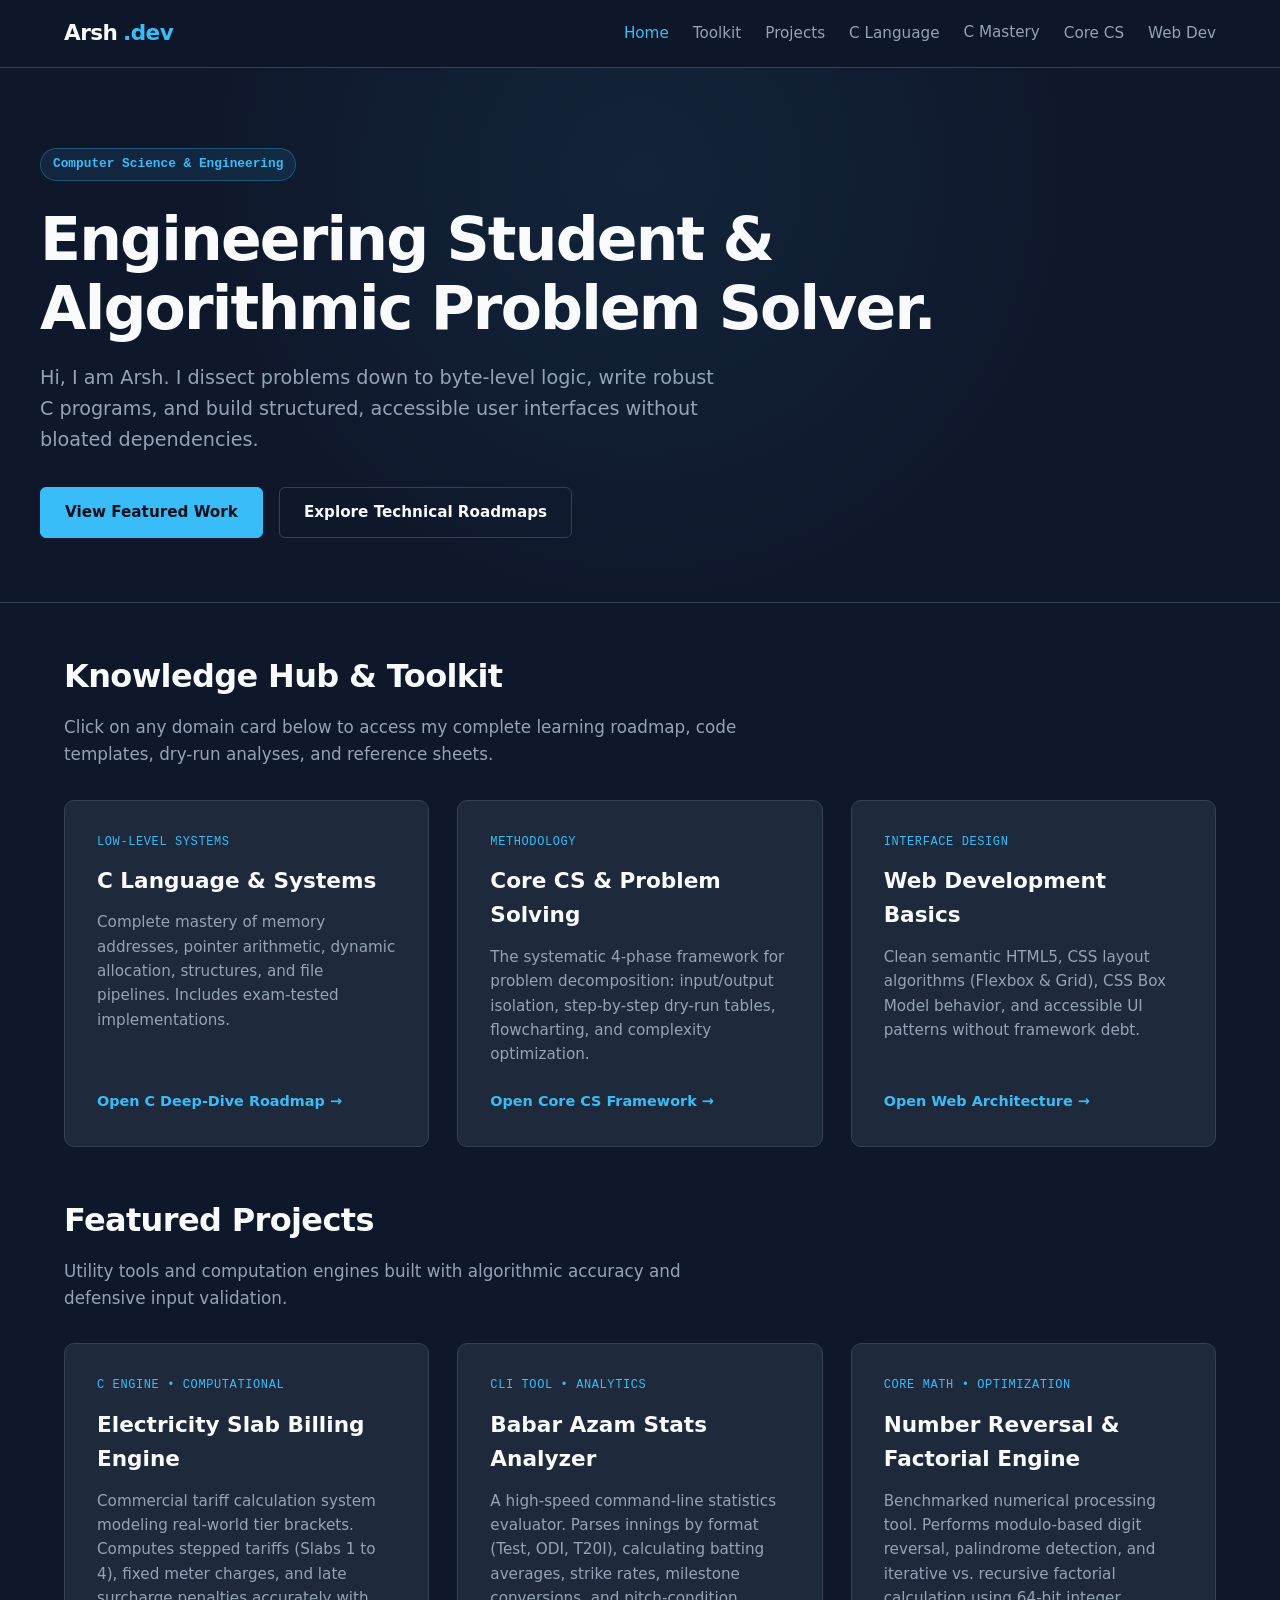
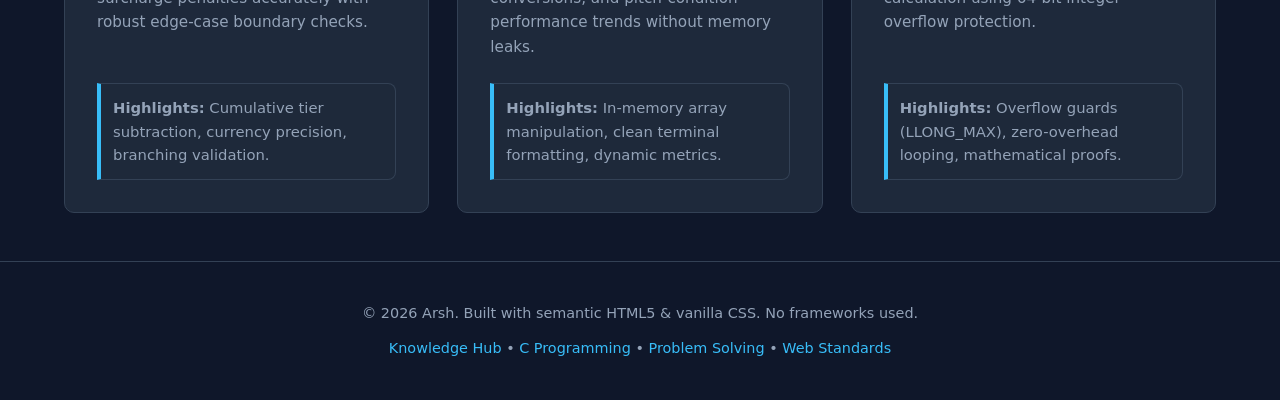
<file: index.html>
<!DOCTYPE html>
<html lang="en">
<head>
  <meta charset="UTF-8">
  <meta name="viewport" content="width=device-width, initial-scale=1.0">
  <title>Arsh | Engineering Student & Problem Solver</title>
  <meta name="description" content="Portfolio and learning notes of Arsh, focusing on C Systems programming, Problem Solving, and Web Architecture.">
  <link rel="stylesheet" href="style.css">
</head>
<body>

  <!-- Sticky Navbar -->
  <header class="site-header">
    <div class="nav-container">
      <a href="index.html" class="logo">Arsh<span>.dev</span></a>
      <nav>
        <ul class="nav-links">
          <li><a href="index.html" class="active">Home</a></li>
          <li><a href="#skills">Toolkit</a></li>
          <li><a href="#projects">Projects</a></li>
          <li><a href="c-language.html">C Language</a></li>
          <a href="c-mastery.html">C Mastery</a>
          <li><a href="core-cs.html">Core CS</a></li>
          <li><a href="web-dev.html">Web Dev</a></li>
        </ul>
      </nav>
    </div>
  </header>

  <main class="main-content">
    <!-- Hero Section -->
    <section class="hero">
      <div class="hero-content">
        <span class="badge">Computer Science & Engineering</span>
        <h1>Engineering Student &amp;<br>Algorithmic Problem Solver.</h1>
        <p>
          Hi, I am Arsh. I dissect problems down to byte-level logic, write robust C programs, 
          and build structured, accessible user interfaces without bloated dependencies.
        </p>
        <div class="hero-actions">
          <a href="#projects" class="btn btn-primary">View Featured Work</a>
          <a href="#skills" class="btn btn-outline">Explore Technical Roadmaps</a>
        </div>
      </div>
    </section>

    <!-- Skills / Interactive Knowledge Hub -->
    <section id="skills" class="container">
      <h2 class="section-title">Knowledge Hub &amp; Toolkit</h2>
      <p class="section-desc">
        Click on any domain card below to access my complete learning roadmap, code templates, dry-run analyses, and reference sheets.
      </p>

      <div class="grid" style="margin-top: 2rem;">
        <!-- Card 1: C Language -->
        <article class="card">
          <span class="card-tag">Low-Level Systems</span>
          <h3>C Language &amp; Systems</h3>
          <p>
            Complete mastery of memory addresses, pointer arithmetic, dynamic allocation, structures, and file pipelines. Includes exam-tested implementations.
          </p>
          <a href="c-language.html" class="card-link">Open C Deep-Dive Roadmap &rarr;</a>
        </article>

        <!-- Card 2: Core CS / PPS -->
        <article class="card">
          <span class="card-tag">Methodology</span>
          <h3>Core CS &amp; Problem Solving</h3>
          <p>
            The systematic 4-phase framework for problem decomposition: input/output isolation, step-by-step dry-run tables, flowcharting, and complexity optimization.
          </p>
          <a href="core-cs.html" class="card-link">Open Core CS Framework &rarr;</a>
        </article>

        <!-- Card 3: Web Fundamentals -->
        <article class="card">
          <span class="card-tag">Interface Design</span>
          <h3>Web Development Basics</h3>
          <p>
            Clean semantic HTML5, CSS layout algorithms (Flexbox &amp; Grid), CSS Box Model behavior, and accessible UI patterns without framework debt.
          </p>
          <a href="web-dev.html" class="card-link">Open Web Architecture &rarr;</a>
        </article>
      </div>
    </section>

    <!-- Featured Projects Section -->
    <section id="projects" class="container" style="padding-top: 0;">
      <h2 class="section-title">Featured Projects</h2>
      <p class="section-desc">
        Utility tools and computation engines built with algorithmic accuracy and defensive input validation.
      </p>

      <div class="grid" style="margin-top: 2rem;">
        <!-- Project 1 -->
        <article class="card">
          <span class="card-tag">C Engine • Computational</span>
          <h3>Electricity Slab Billing Engine</h3>
          <p>
            Commercial tariff calculation system modeling real-world tier brackets. Computes stepped tariffs (Slabs 1 to 4), fixed meter charges, and late surcharge penalties accurately with robust edge-case boundary checks.
          </p>
          <div class="callout" style="margin: 0; padding: 0.75rem;">
            <p><strong>Highlights:</strong> Cumulative tier subtraction, currency precision, branching validation.</p>
          </div>
        </article>

        <!-- Project 2 -->
        <article class="card">
          <span class="card-tag">CLI Tool • Analytics</span>
          <h3>Babar Azam Stats Analyzer</h3>
          <p>
            A high-speed command-line statistics evaluator. Parses innings by format (Test, ODI, T20I), calculating batting averages, strike rates, milestone conversions, and pitch-condition performance trends without memory leaks.
          </p>
          <div class="callout" style="margin: 0; padding: 0.75rem;">
            <p><strong>Highlights:</strong> In-memory array manipulation, clean terminal formatting, dynamic metrics.</p>
          </div>
        </article>

        <!-- Project 3 -->
        <article class="card">
          <span class="card-tag">Core Math • Optimization</span>
          <h3>Number Reversal &amp; Factorial Engine</h3>
          <p>
            Benchmarked numerical processing tool. Performs modulo-based digit reversal, palindrome detection, and iterative vs. recursive factorial calculation using 64-bit integer overflow protection.
          </p>
          <div class="callout" style="margin: 0; padding: 0.75rem;">
            <p><strong>Highlights:</strong> Overflow guards (LLONG_MAX), zero-overhead looping, mathematical proofs.</p>
          </div>
        </article>
      </div>
    </section>
  </main>

  <!-- Clean Footer -->
  <footer class="site-footer">
    <div class="footer-container">
      <p>&copy; 2026 Arsh. Built with semantic HTML5 &amp; vanilla CSS. No frameworks used.</p>
      <p><a href="#skills">Knowledge Hub</a> • <a href="c-language.html">C Programming</a> • <a href="core-cs.html">Problem Solving</a> • <a href="web-dev.html">Web Standards</a></p>
    </div>
  </footer>

</body>
</html>
</file>
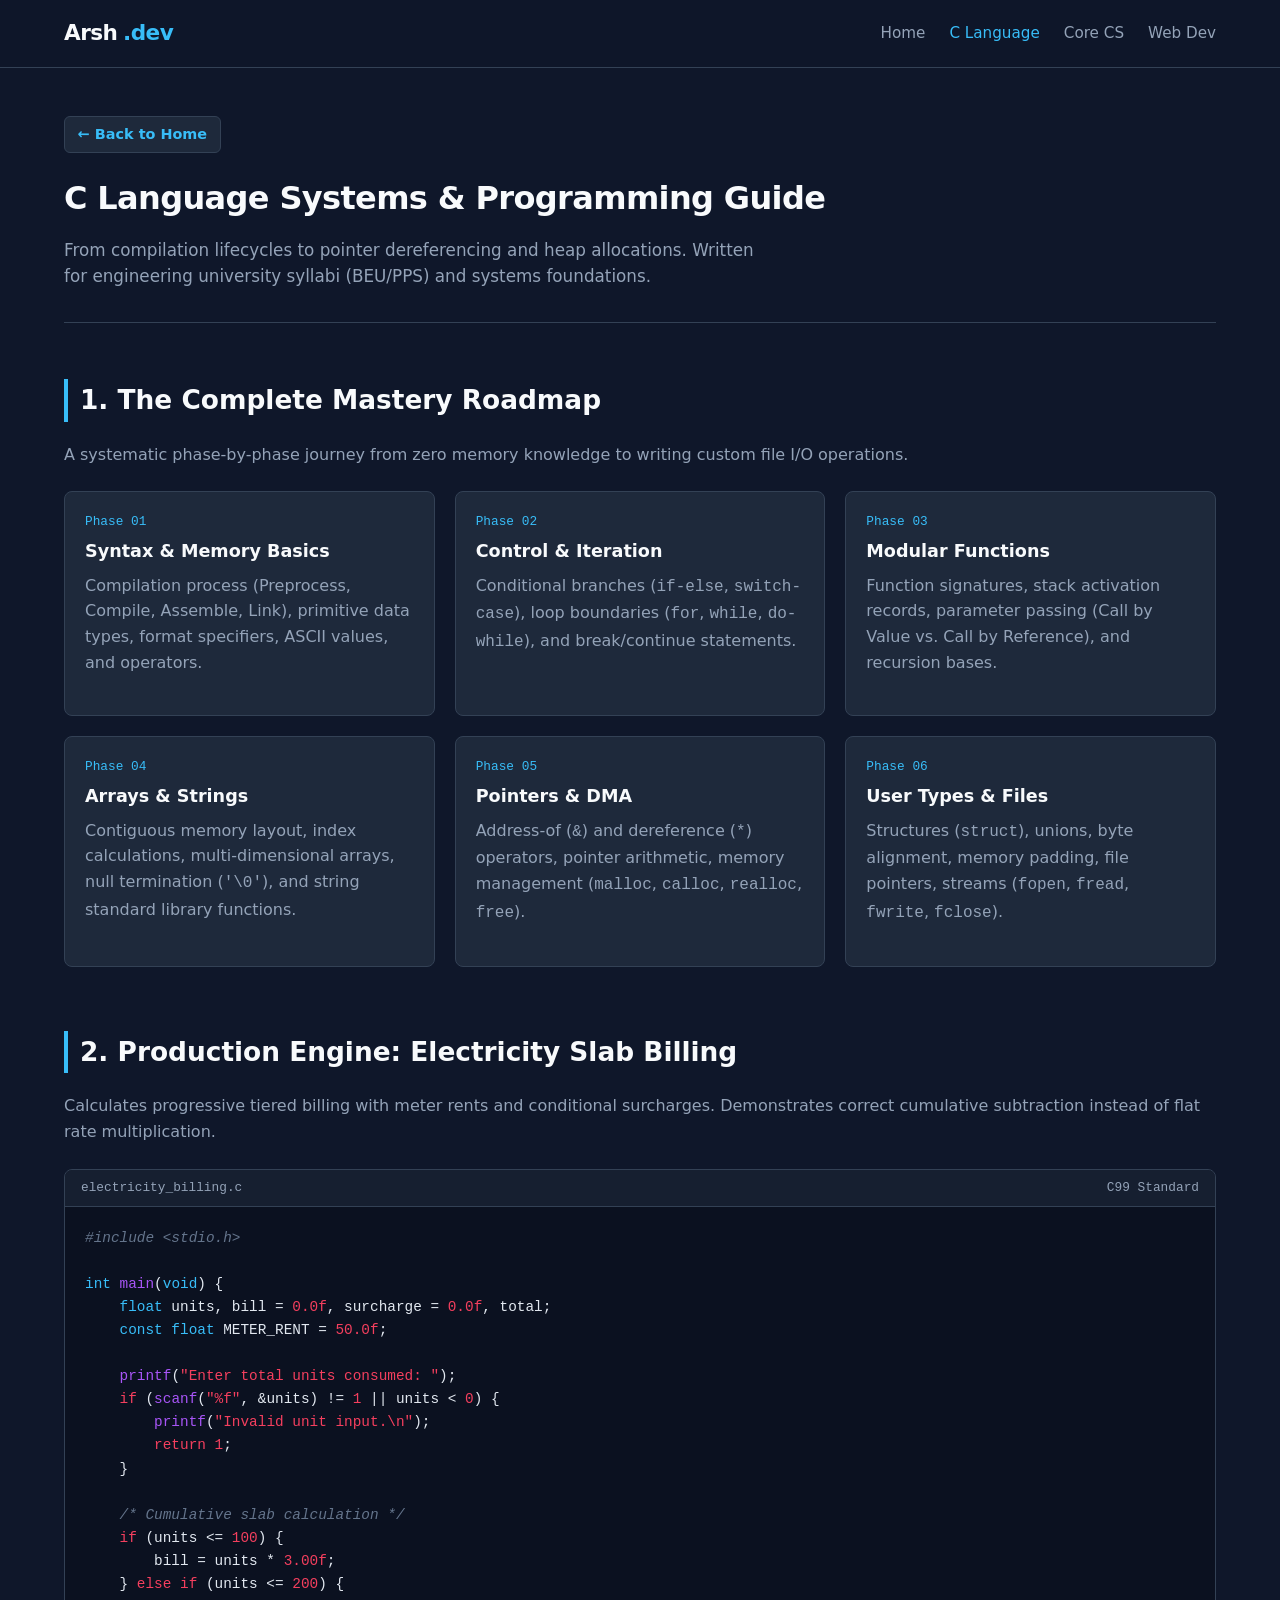
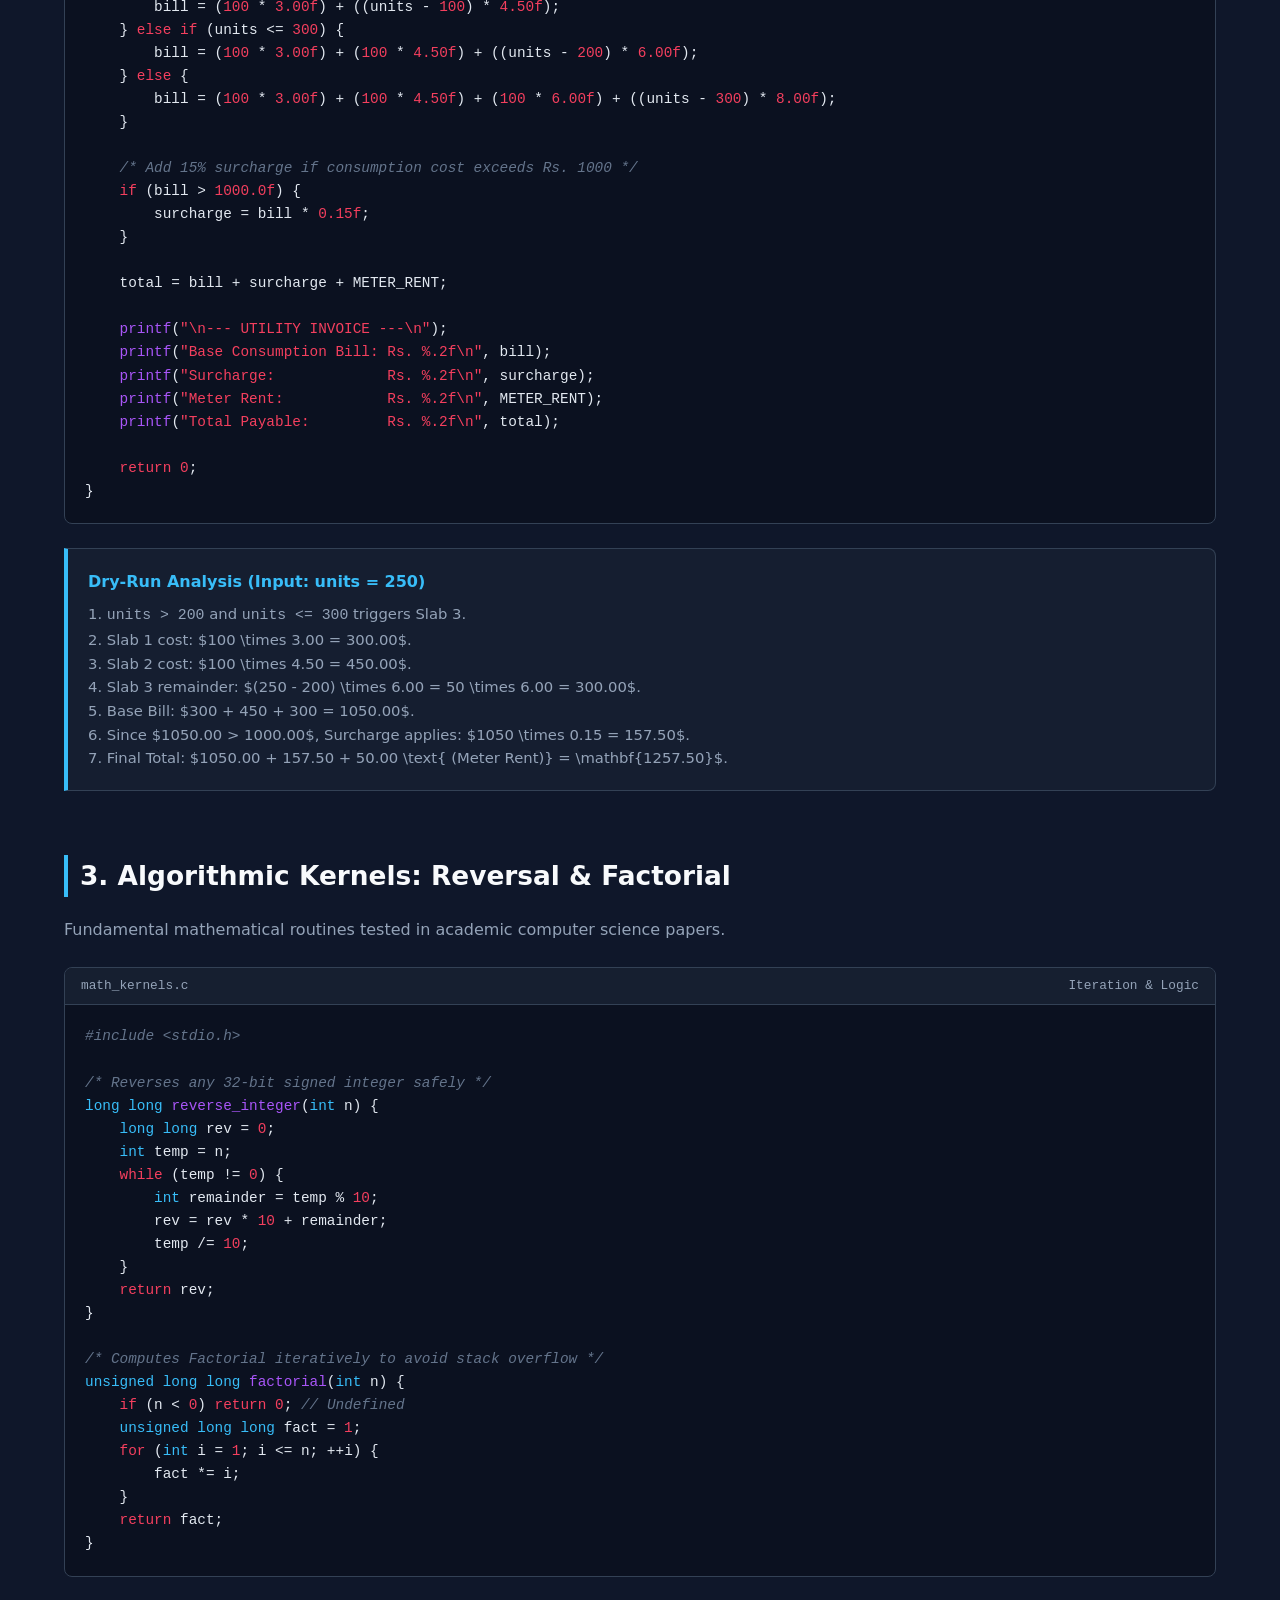
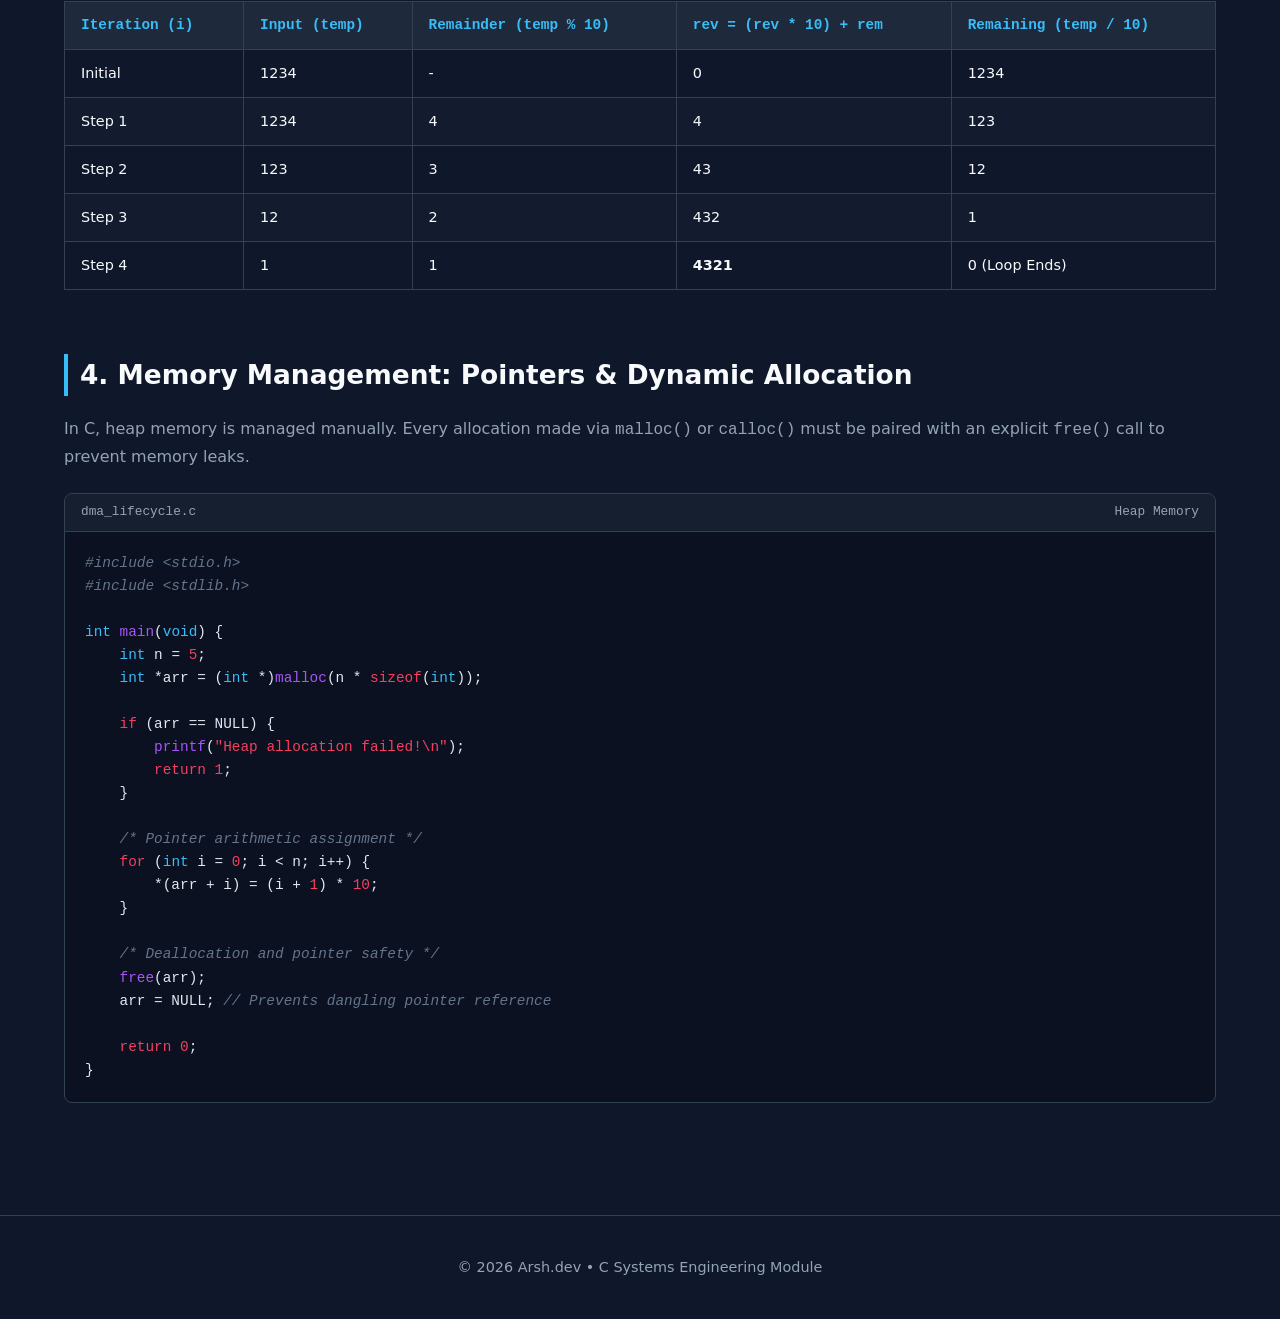
<file: c-language.html>
<!DOCTYPE html>
<html lang="en">
<head>
  <meta charset="UTF-8">
  <meta name="viewport" content="width=device-width, initial-scale=1.0">
  <title>C Language Deep-Dive | Arsh.dev</title>
  <link rel="stylesheet" href="style.css">
</head>
<body>

  <header class="site-header">
    <div class="nav-container">
      <a href="index.html" class="logo">Arsh<span>.dev</span></a>
      <nav>
        <ul class="nav-links">
          <li><a href="index.html">Home</a></li>
          <li><a href="c-language.html" class="active">C Language</a></li>
          <li><a href="core-cs.html">Core CS</a></li>
          <li><a href="web-dev.html">Web Dev</a></li>
        </ul>
      </nav>
    </div>
  </header>

  <main class="main-content container">
    <div class="page-intro">
      <a href="index.html" class="back-link">&larr; Back to Home</a>
      <h1 class="section-title">C Language Systems &amp; Programming Guide</h1>
      <p class="section-desc">
        From compilation lifecycles to pointer dereferencing and heap allocations. Written for engineering university syllabi (BEU/PPS) and systems foundations.
      </p>
    </div>

    <!-- Complete Roadmap Section -->
    <section class="doc-section">
      <h2>1. The Complete Mastery Roadmap</h2>
      <p>A systematic phase-by-phase journey from zero memory knowledge to writing custom file I/O operations.</p>
      
      <div class="roadmap-grid">
        <div class="roadmap-card">
          <span class="roadmap-step">Phase 01</span>
          <h4>Syntax &amp; Memory Basics</h4>
          <p>Compilation process (Preprocess, Compile, Assemble, Link), primitive data types, format specifiers, ASCII values, and operators.</p>
        </div>
        <div class="roadmap-card">
          <span class="roadmap-step">Phase 02</span>
          <h4>Control &amp; Iteration</h4>
          <p>Conditional branches (<code>if-else</code>, <code>switch-case</code>), loop boundaries (<code>for</code>, <code>while</code>, <code>do-while</code>), and break/continue statements.</p>
        </div>
        <div class="roadmap-card">
          <span class="roadmap-step">Phase 03</span>
          <h4>Modular Functions</h4>
          <p>Function signatures, stack activation records, parameter passing (Call by Value vs. Call by Reference), and recursion bases.</p>
        </div>
        <div class="roadmap-card">
          <span class="roadmap-step">Phase 04</span>
          <h4>Arrays &amp; Strings</h4>
          <p>Contiguous memory layout, index calculations, multi-dimensional arrays, null termination (<code>'\0'</code>), and string standard library functions.</p>
        </div>
        <div class="roadmap-card">
          <span class="roadmap-step">Phase 05</span>
          <h4>Pointers &amp; DMA</h4>
          <p>Address-of (<code>&amp;</code>) and dereference (<code>*</code>) operators, pointer arithmetic, memory management (<code>malloc</code>, <code>calloc</code>, <code>realloc</code>, <code>free</code>).</p>
        </div>
        <div class="roadmap-card">
          <span class="roadmap-step">Phase 06</span>
          <h4>User Types &amp; Files</h4>
          <p>Structures (<code>struct</code>), unions, byte alignment, memory padding, file pointers, streams (<code>fopen</code>, <code>fread</code>, <code>fwrite</code>, <code>fclose</code>).</p>
        </div>
      </div>
    </section>

    <!-- Essential Program 1: Electricity Slab Billing -->
    <section class="doc-section">
      <h2>2. Production Engine: Electricity Slab Billing</h2>
      <p>
        Calculates progressive tiered billing with meter rents and conditional surcharges. Demonstrates correct cumulative subtraction instead of flat rate multiplication.
      </p>

      <div class="code-block">
        <div class="code-header">
          <span>electricity_billing.c</span>
          <span>C99 Standard</span>
        </div>
        <pre><code><span class="token-com">#include &lt;stdio.h&gt;</span>

<span class="token-type">int</span> <span class="token-fn">main</span>(<span class="token-type">void</span>) {
    <span class="token-type">float</span> units, bill = <span class="token-kw">0.0f</span>, surcharge = <span class="token-kw">0.0f</span>, total;
    <span class="token-type">const float</span> METER_RENT = <span class="token-kw">50.0f</span>;

    <span class="token-fn">printf</span>(<span class="token-kw">"Enter total units consumed: "</span>);
    <span class="token-kw">if</span> (<span class="token-fn">scanf</span>(<span class="token-kw">"%f"</span>, &amp;units) != <span class="token-kw">1</span> || units &lt; <span class="token-kw">0</span>) {
        <span class="token-fn">printf</span>(<span class="token-kw">"Invalid unit input.\n"</span>);
        <span class="token-kw">return</span> <span class="token-kw">1</span>;
    }

    <span class="token-com">/* Cumulative slab calculation */</span>
    <span class="token-kw">if</span> (units &lt;= <span class="token-kw">100</span>) {
        bill = units * <span class="token-kw">3.00f</span>;
    } <span class="token-kw">else if</span> (units &lt;= <span class="token-kw">200</span>) {
        bill = (<span class="token-kw">100</span> * <span class="token-kw">3.00f</span>) + ((units - <span class="token-kw">100</span>) * <span class="token-kw">4.50f</span>);
    } <span class="token-kw">else if</span> (units &lt;= <span class="token-kw">300</span>) {
        bill = (<span class="token-kw">100</span> * <span class="token-kw">3.00f</span>) + (<span class="token-kw">100</span> * <span class="token-kw">4.50f</span>) + ((units - <span class="token-kw">200</span>) * <span class="token-kw">6.00f</span>);
    } <span class="token-kw">else</span> {
        bill = (<span class="token-kw">100</span> * <span class="token-kw">3.00f</span>) + (<span class="token-kw">100</span> * <span class="token-kw">4.50f</span>) + (<span class="token-kw">100</span> * <span class="token-kw">6.00f</span>) + ((units - <span class="token-kw">300</span>) * <span class="token-kw">8.00f</span>);
    }

    <span class="token-com">/* Add 15% surcharge if consumption cost exceeds Rs. 1000 */</span>
    <span class="token-kw">if</span> (bill &gt; <span class="token-kw">1000.0f</span>) {
        surcharge = bill * <span class="token-kw">0.15f</span>;
    }

    total = bill + surcharge + METER_RENT;

    <span class="token-fn">printf</span>(<span class="token-kw">"\n--- UTILITY INVOICE ---\n"</span>);
    <span class="token-fn">printf</span>(<span class="token-kw">"Base Consumption Bill: Rs. %.2f\n"</span>, bill);
    <span class="token-fn">printf</span>(<span class="token-kw">"Surcharge:             Rs. %.2f\n"</span>, surcharge);
    <span class="token-fn">printf</span>(<span class="token-kw">"Meter Rent:            Rs. %.2f\n"</span>, METER_RENT);
    <span class="token-fn">printf</span>(<span class="token-kw">"Total Payable:         Rs. %.2f\n"</span>, total);

    <span class="token-kw">return</span> <span class="token-kw">0</span>;
}</code></pre>
      </div>

      <div class="callout">
        <h4>Dry-Run Analysis (Input: units = 250)</h4>
        <p>1. <code>units &gt; 200</code> and <code>units &lt;= 300</code> triggers Slab 3.</p>
        <p>2. Slab 1 cost: $100 \times 3.00 = 300.00$.</p>
        <p>3. Slab 2 cost: $100 \times 4.50 = 450.00$.</p>
        <p>4. Slab 3 remainder: $(250 - 200) \times 6.00 = 50 \times 6.00 = 300.00$.</p>
        <p>5. Base Bill: $300 + 450 + 300 = 1050.00$.</p>
        <p>6. Since $1050.00 &gt; 1000.00$, Surcharge applies: $1050 \times 0.15 = 157.50$.</p>
        <p>7. Final Total: $1050.00 + 157.50 + 50.00 \text{ (Meter Rent)} = \mathbf{1257.50}$.</p>
      </div>
    </section>

    <!-- Essential Program 2: Number Reversal & Factorial -->
    <section class="doc-section">
      <h2>3. Algorithmic Kernels: Reversal &amp; Factorial</h2>
      <p>Fundamental mathematical routines tested in academic computer science papers.</p>

      <div class="code-block">
        <div class="code-header">
          <span>math_kernels.c</span>
          <span>Iteration &amp; Logic</span>
        </div>
        <pre><code><span class="token-com">#include &lt;stdio.h&gt;</span>

<span class="token-com">/* Reverses any 32-bit signed integer safely */</span>
<span class="token-type">long long</span> <span class="token-fn">reverse_integer</span>(<span class="token-type">int</span> n) {
    <span class="token-type">long long</span> rev = <span class="token-kw">0</span>;
    <span class="token-type">int</span> temp = n;
    <span class="token-kw">while</span> (temp != <span class="token-kw">0</span>) {
        <span class="token-type">int</span> remainder = temp % <span class="token-kw">10</span>;
        rev = rev * <span class="token-kw">10</span> + remainder;
        temp /= <span class="token-kw">10</span>;
    }
    <span class="token-kw">return</span> rev;
}

<span class="token-com">/* Computes Factorial iteratively to avoid stack overflow */</span>
<span class="token-type">unsigned long long</span> <span class="token-fn">factorial</span>(<span class="token-type">int</span> n) {
    <span class="token-kw">if</span> (n &lt; <span class="token-kw">0</span>) <span class="token-kw">return</span> <span class="token-kw">0</span>; <span class="token-com">// Undefined</span>
    <span class="token-type">unsigned long long</span> fact = <span class="token-kw">1</span>;
    <span class="token-kw">for</span> (<span class="token-type">int</span> i = <span class="token-kw">1</span>; i &lt;= n; ++i) {
        fact *= i;
    }
    <span class="token-kw">return</span> fact;
}</code></pre>
      </div>

      <table class="data-table">
        <thead>
          <tr>
            <th>Iteration (i)</th>
            <th>Input (temp)</th>
            <th>Remainder (temp % 10)</th>
            <th>rev = (rev * 10) + rem</th>
            <th>Remaining (temp / 10)</th>
          </tr>
        </thead>
        <tbody>
          <tr>
            <td>Initial</td>
            <td>1234</td>
            <td>-</td>
            <td>0</td>
            <td>1234</td>
          </tr>
          <tr>
            <td>Step 1</td>
            <td>1234</td>
            <td>4</td>
            <td>4</td>
            <td>123</td>
          </tr>
          <tr>
            <td>Step 2</td>
            <td>123</td>
            <td>3</td>
            <td>43</td>
            <td>12</td>
          </tr>
          <tr>
            <td>Step 3</td>
            <td>12</td>
            <td>2</td>
            <td>432</td>
            <td>1</td>
          </tr>
          <tr>
            <td>Step 4</td>
            <td>1</td>
            <td>1</td>
            <td><strong>4321</strong></td>
            <td>0 (Loop Ends)</td>
          </tr>
        </tbody>
      </table>
    </section>

    <!-- Pointer & Memory Management -->
    <section class="doc-section">
      <h2>4. Memory Management: Pointers &amp; Dynamic Allocation</h2>
      <p>
        In C, heap memory is managed manually. Every allocation made via <code>malloc()</code> or <code>calloc()</code> must be paired with an explicit <code>free()</code> call to prevent memory leaks.
      </p>

      <div class="code-block">
        <div class="code-header">
          <span>dma_lifecycle.c</span>
          <span>Heap Memory</span>
        </div>
        <pre><code><span class="token-com">#include &lt;stdio.h&gt;</span>
<span class="token-com">#include &lt;stdlib.h&gt;</span>

<span class="token-type">int</span> <span class="token-fn">main</span>(<span class="token-type">void</span>) {
    <span class="token-type">int</span> n = <span class="token-kw">5</span>;
    <span class="token-type">int</span> *arr = (<span class="token-type">int</span> *)<span class="token-fn">malloc</span>(n * <span class="token-kw">sizeof</span>(<span class="token-type">int</span>));

    <span class="token-kw">if</span> (arr == NULL) {
        <span class="token-fn">printf</span>(<span class="token-kw">"Heap allocation failed!\n"</span>);
        <span class="token-kw">return</span> <span class="token-kw">1</span>;
    }

    <span class="token-com">/* Pointer arithmetic assignment */</span>
    <span class="token-kw">for</span> (<span class="token-type">int</span> i = <span class="token-kw">0</span>; i &lt; n; i++) {
        *(arr + i) = (i + <span class="token-kw">1</span>) * <span class="token-kw">10</span>;
    }

    <span class="token-com">/* Deallocation and pointer safety */</span>
    <span class="token-fn">free</span>(arr);
    arr = NULL; <span class="token-com">// Prevents dangling pointer reference</span>

    <span class="token-kw">return</span> <span class="token-kw">0</span>;
}</code></pre>
      </div>
    </section>
  </main>

  <footer class="site-footer">
    <div class="footer-container">
      <p>&copy; 2026 Arsh.dev • C Systems Engineering Module</p>
    </div>
  </footer>

</body>
</html>
</file>
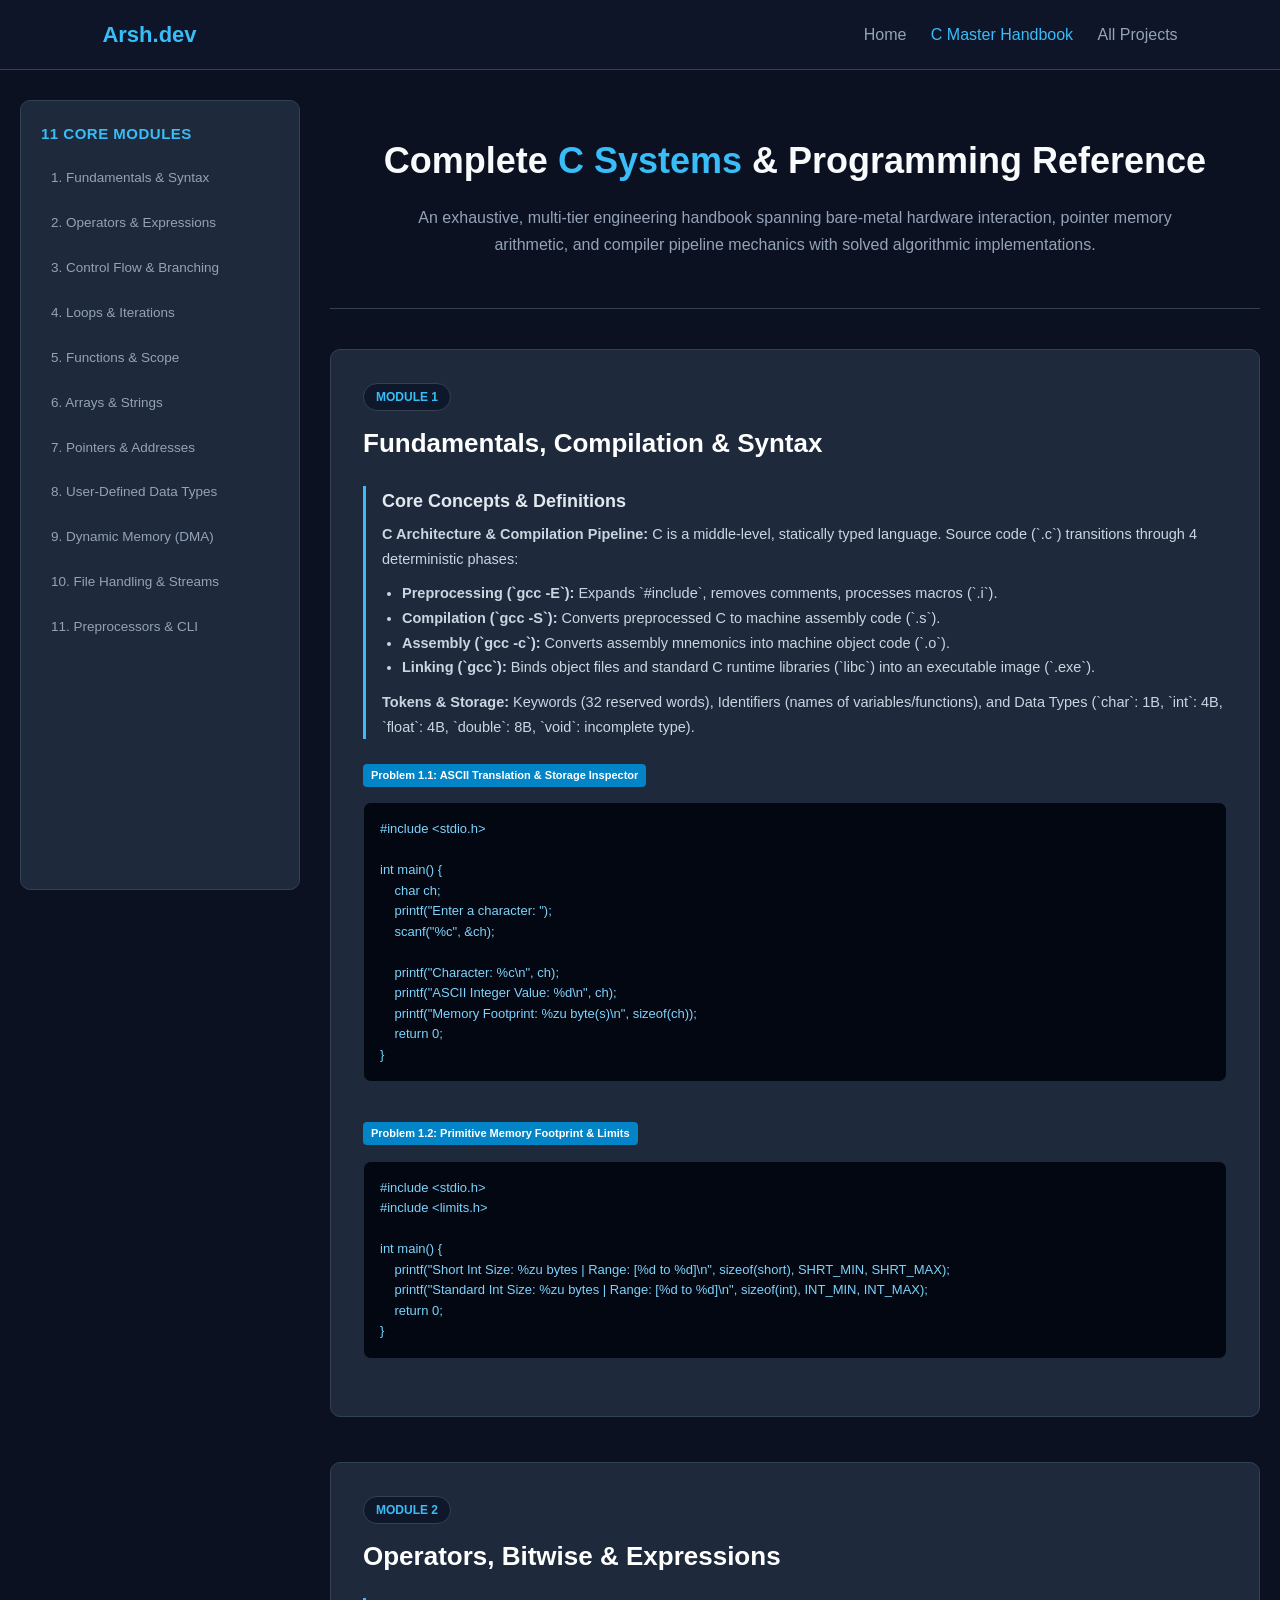
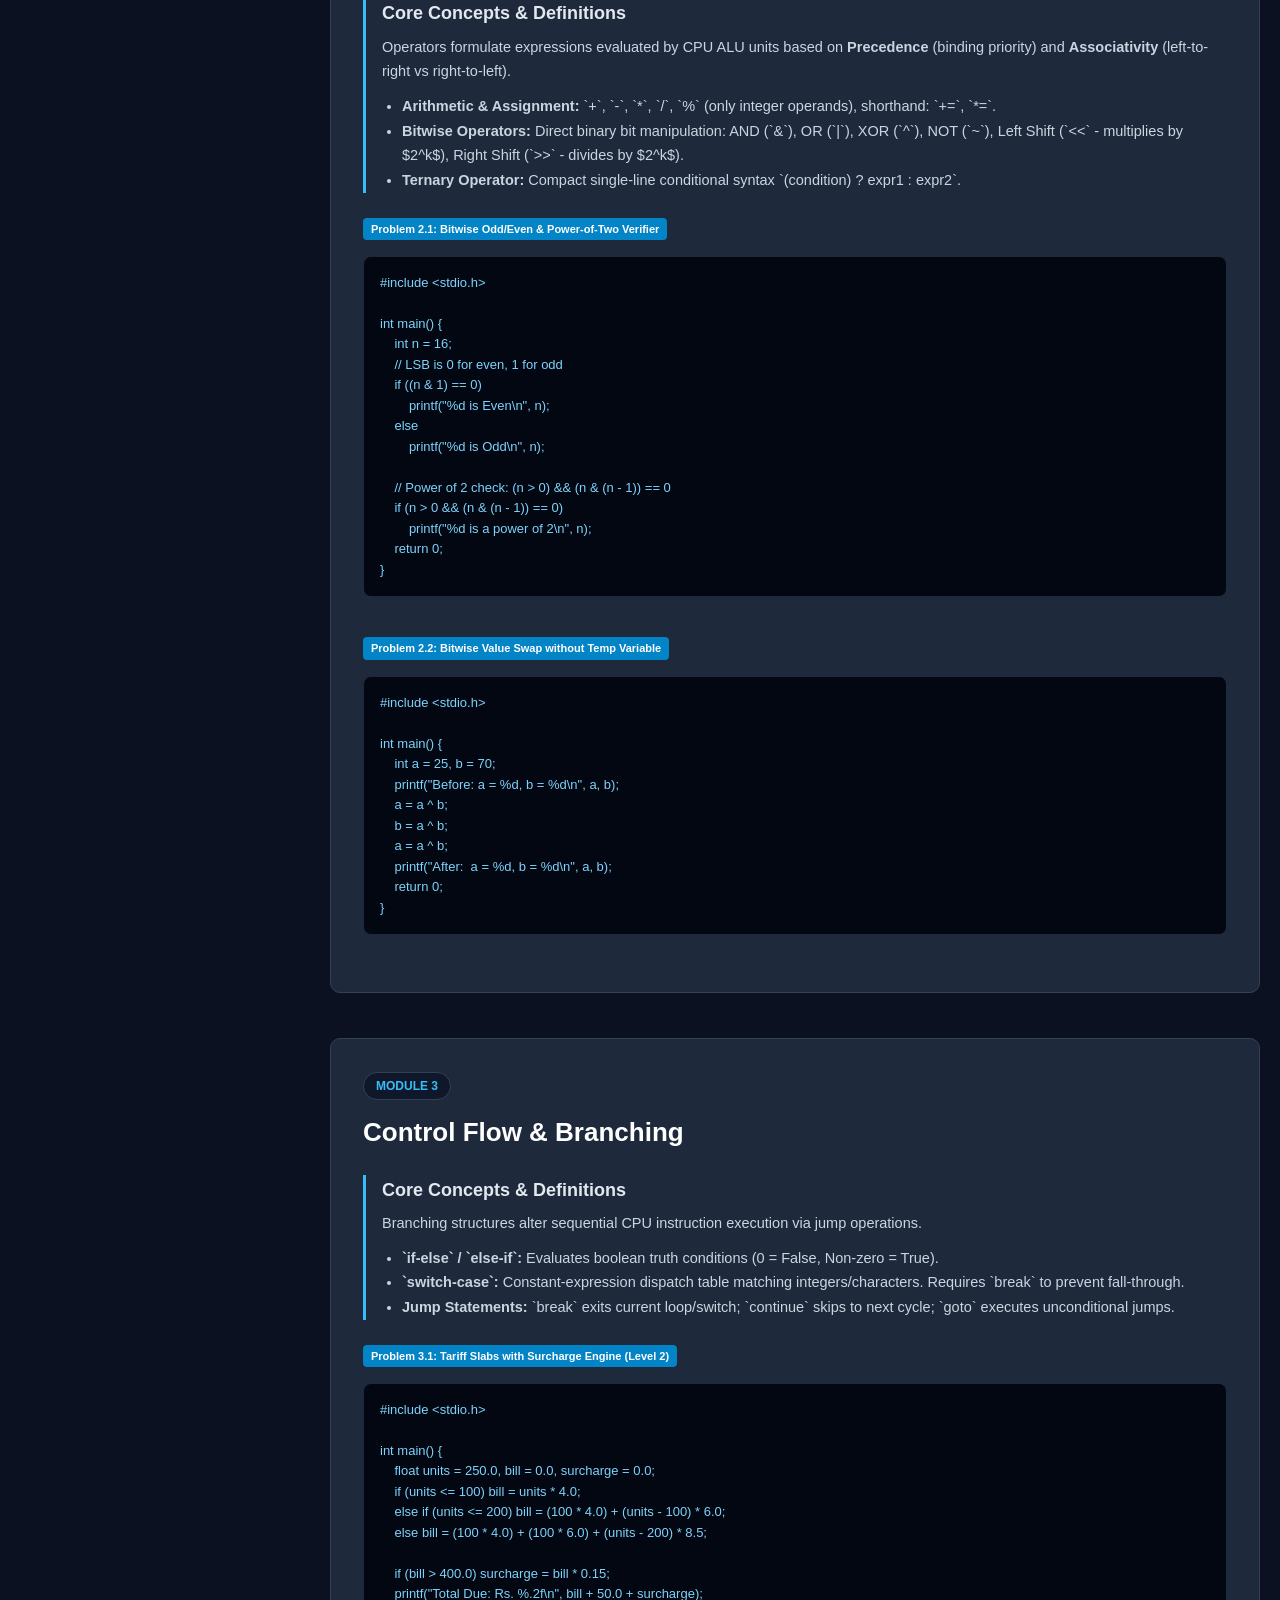
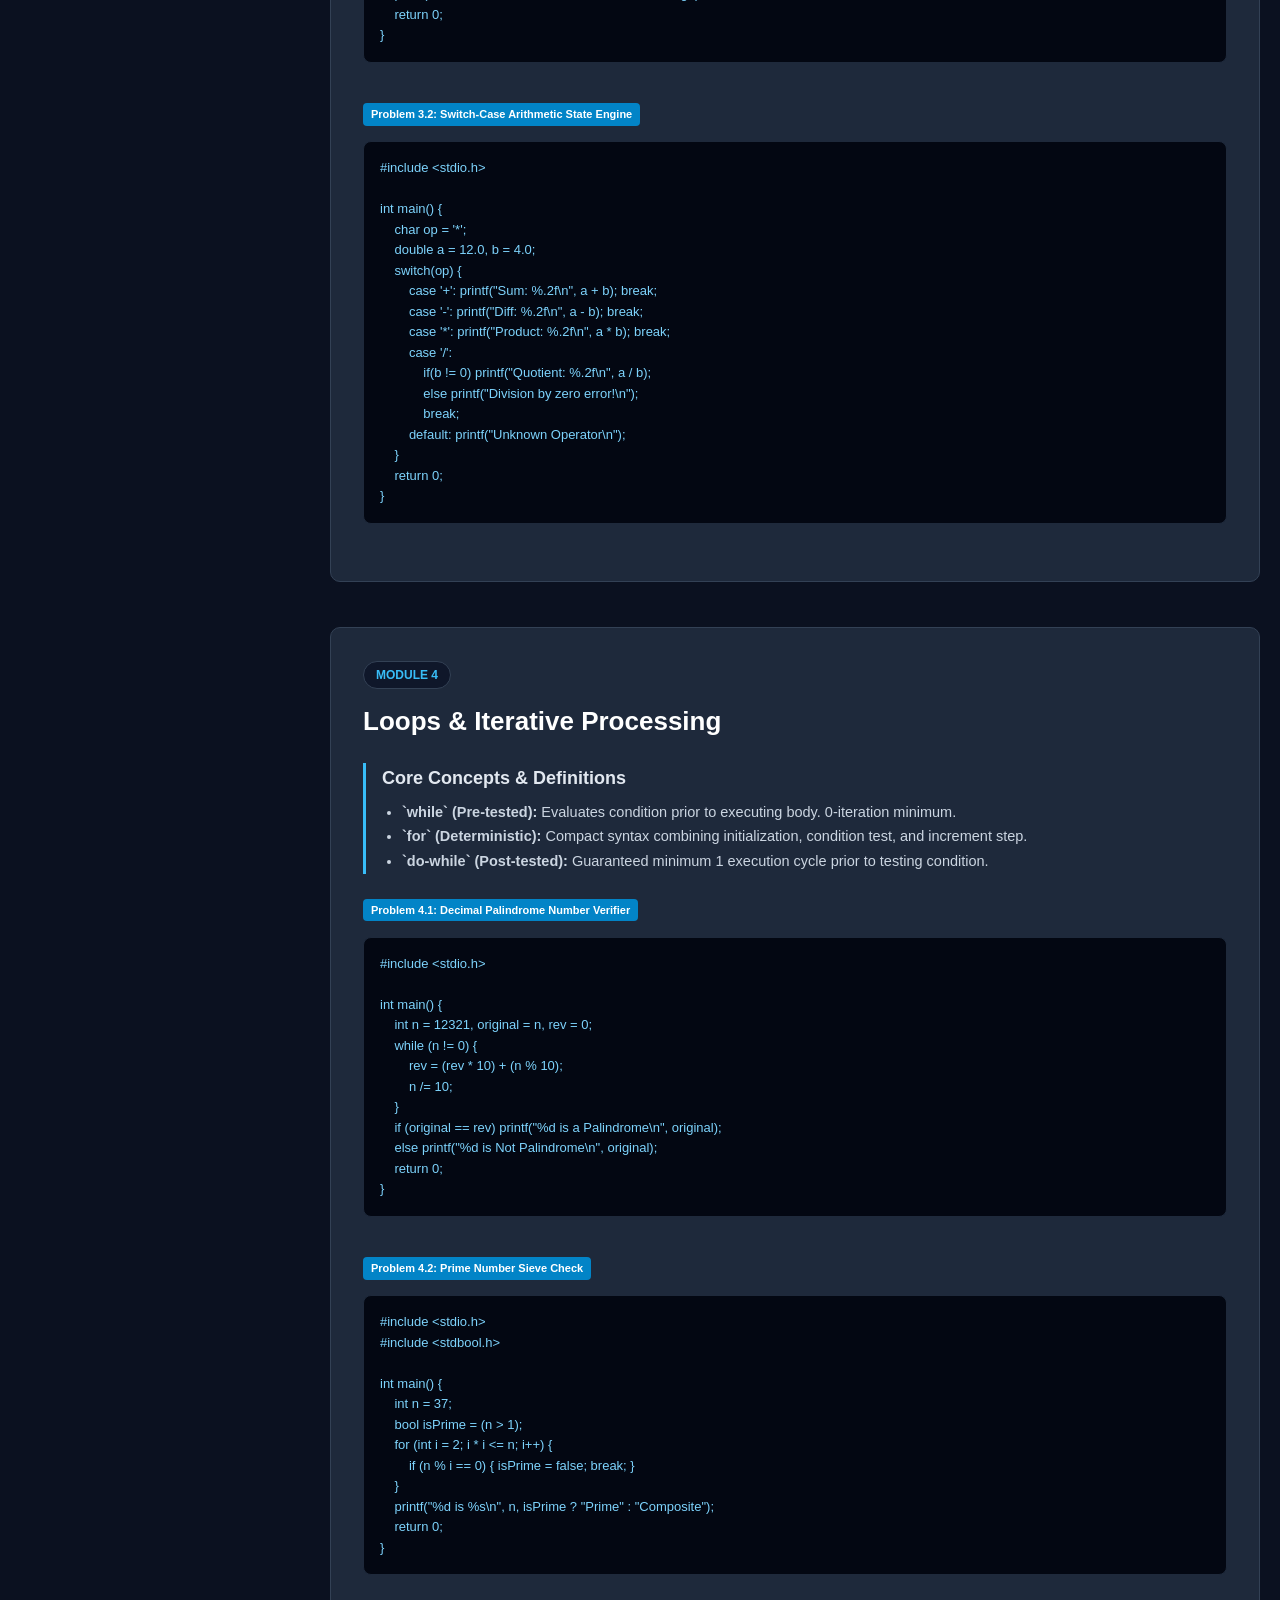
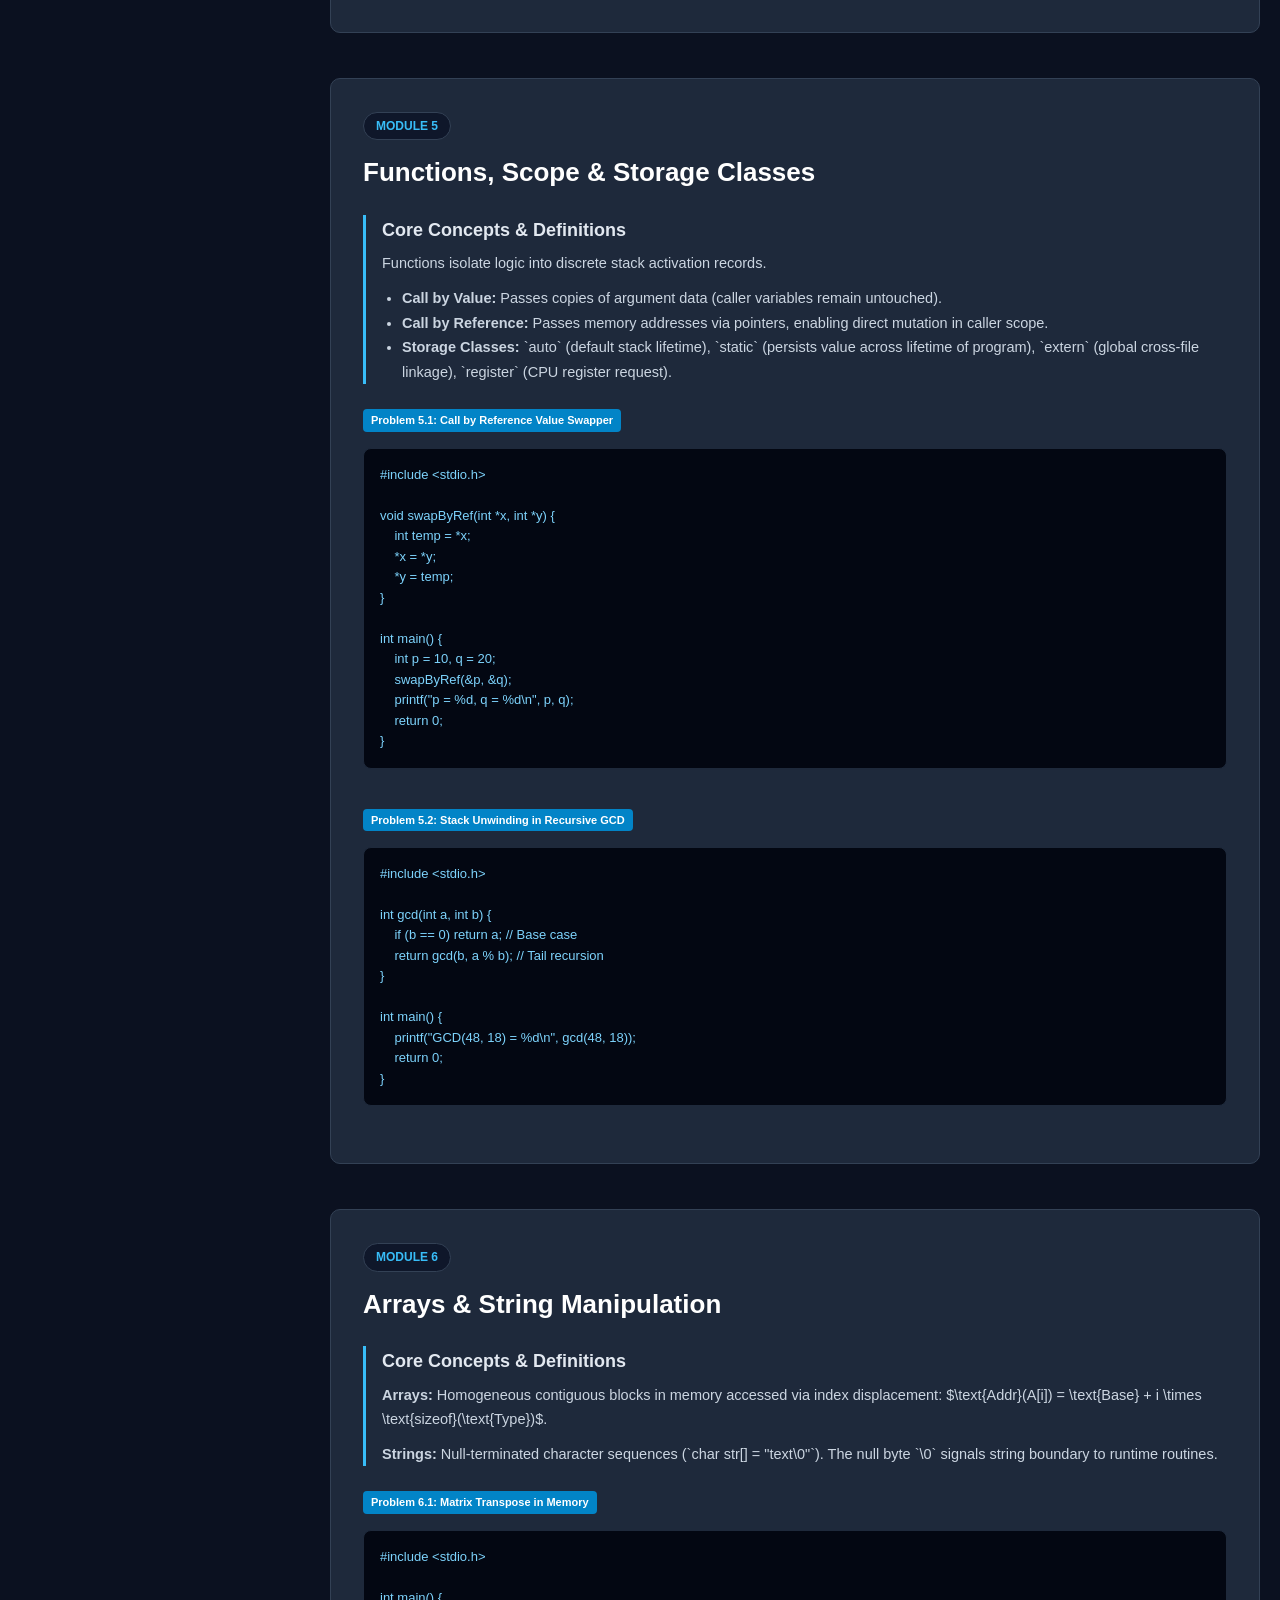
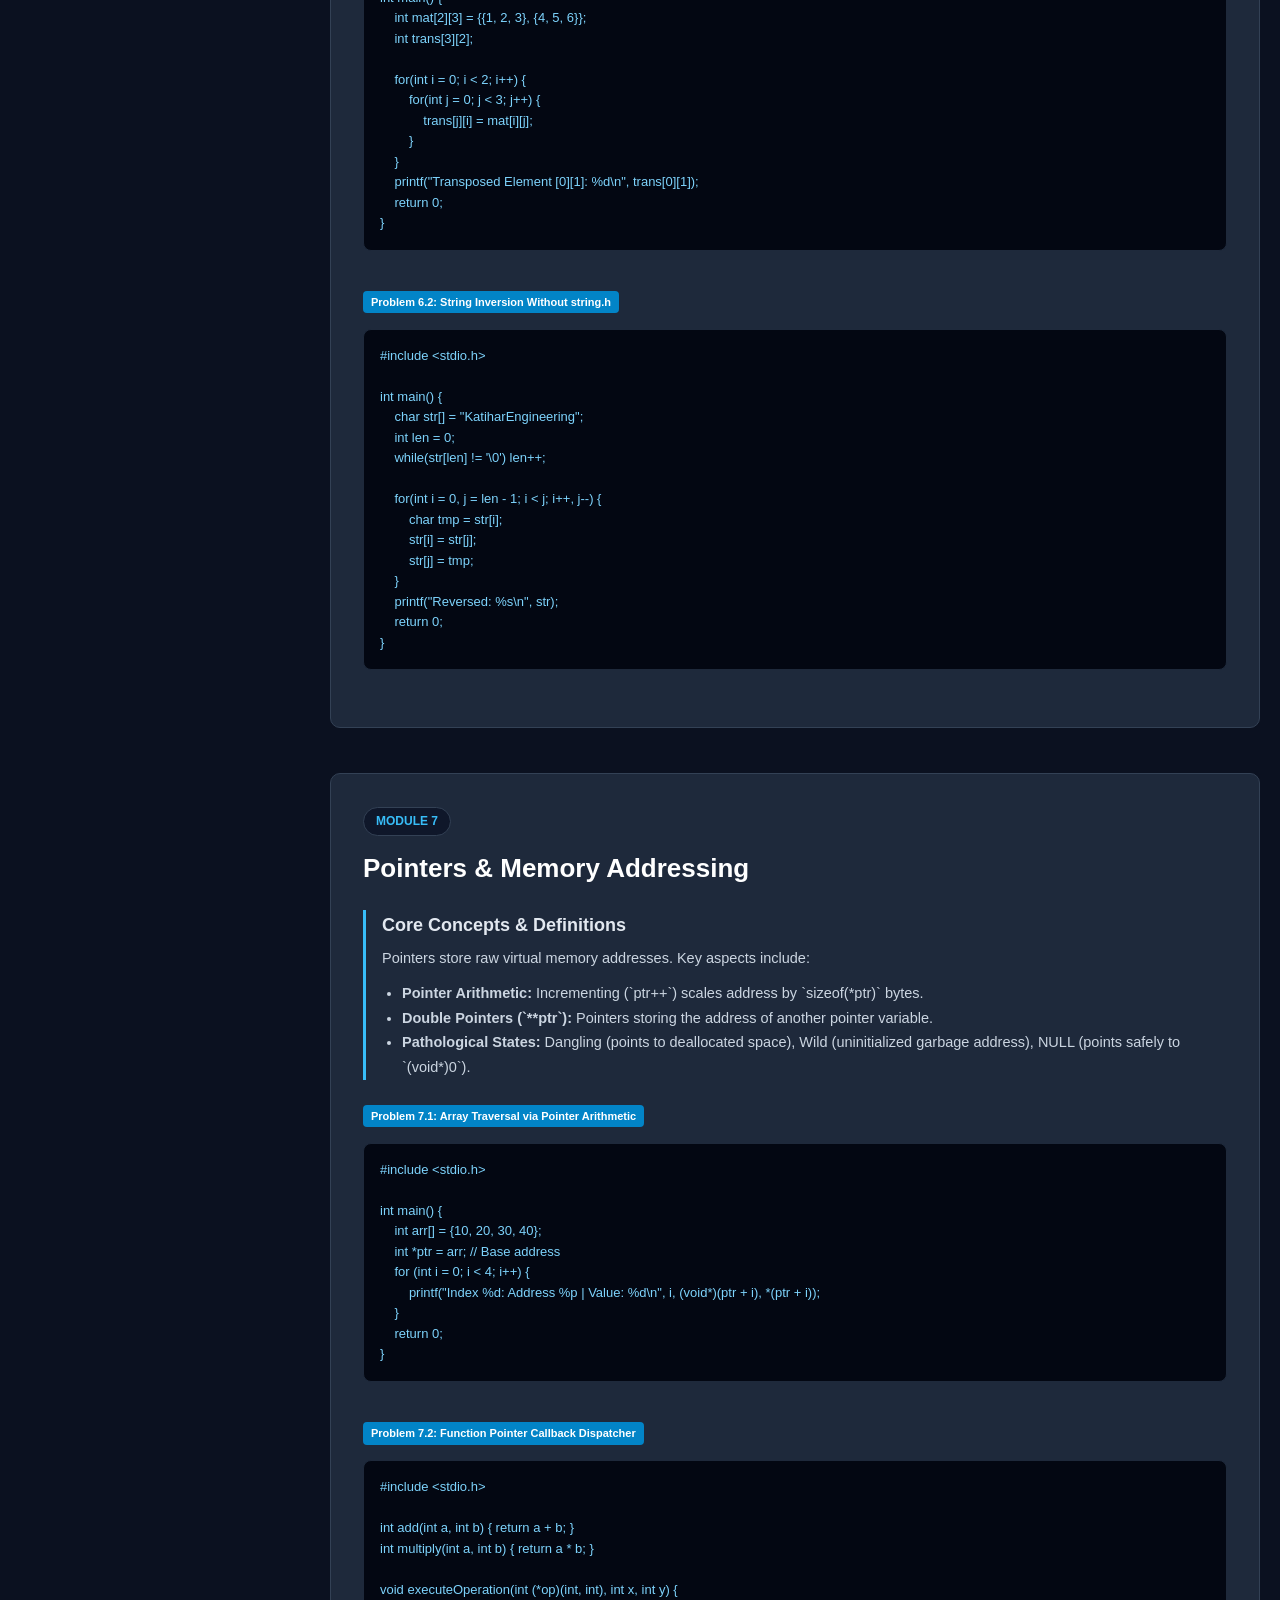
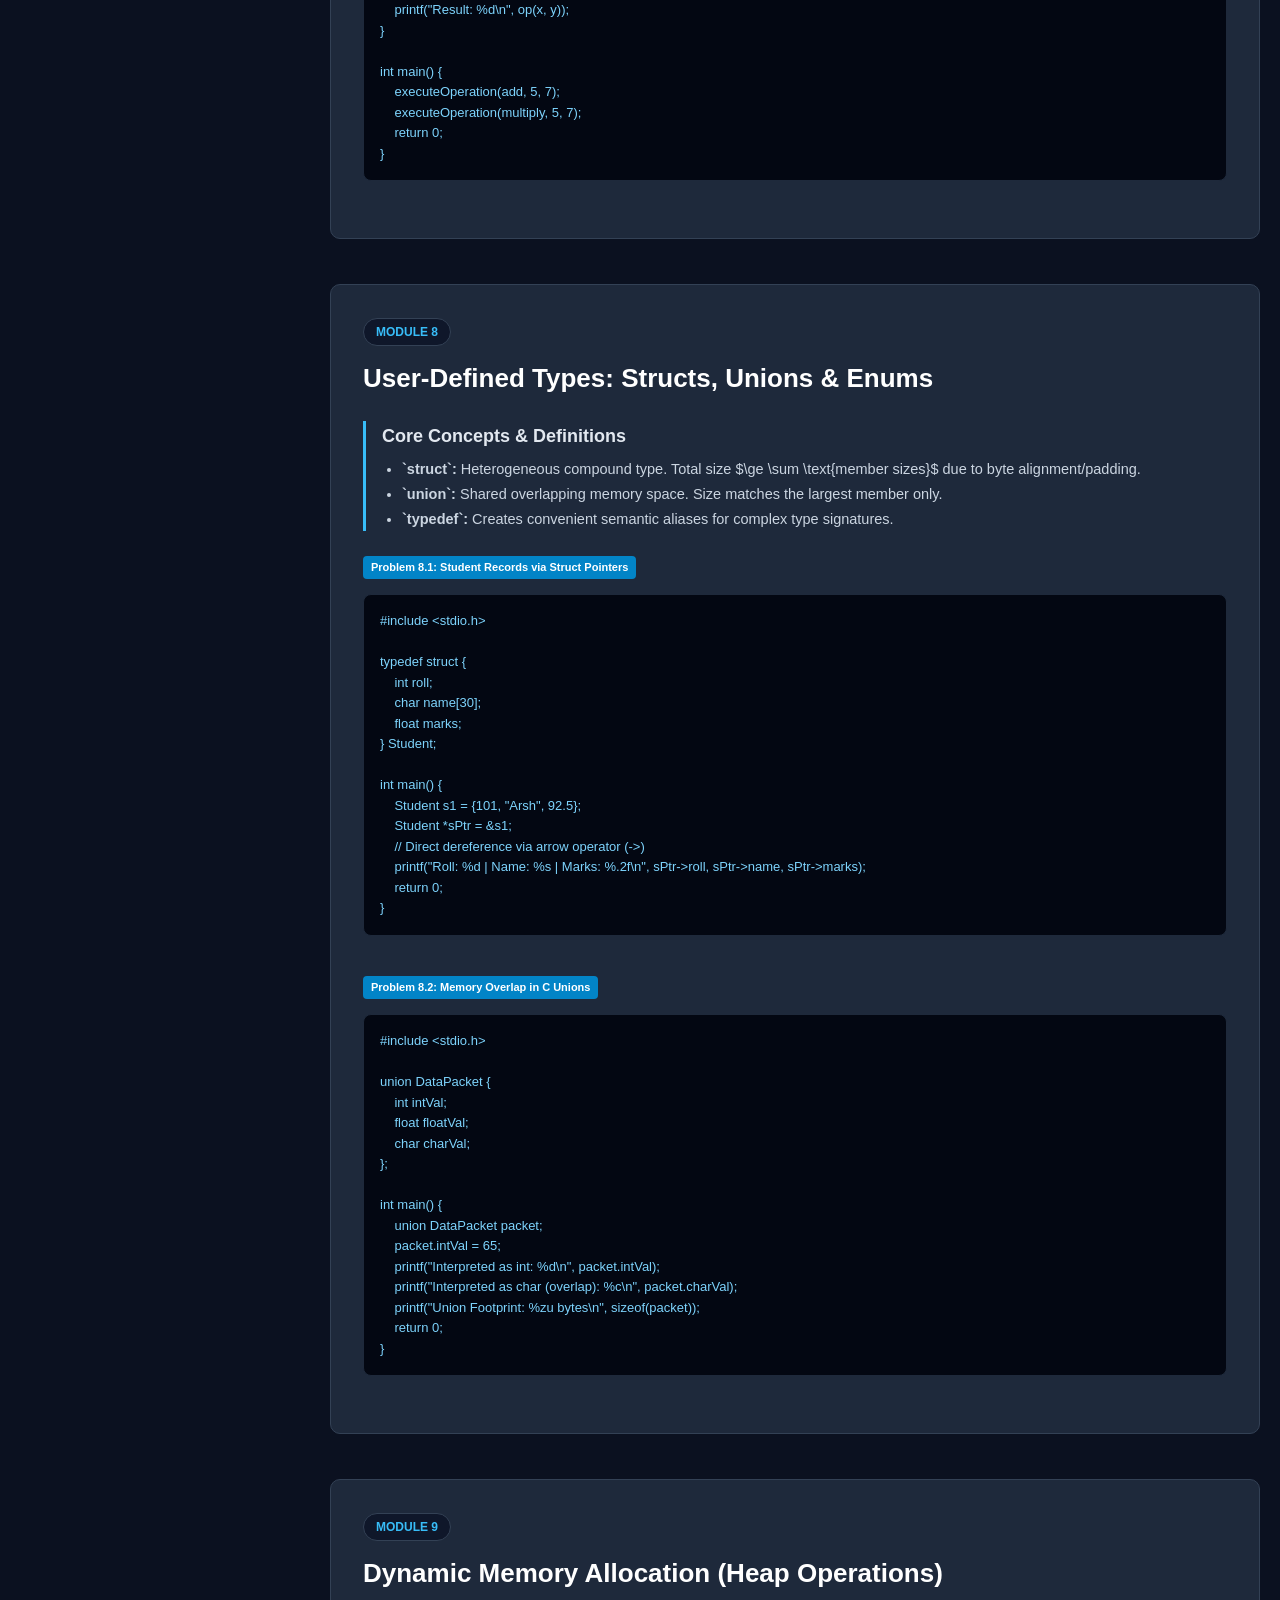
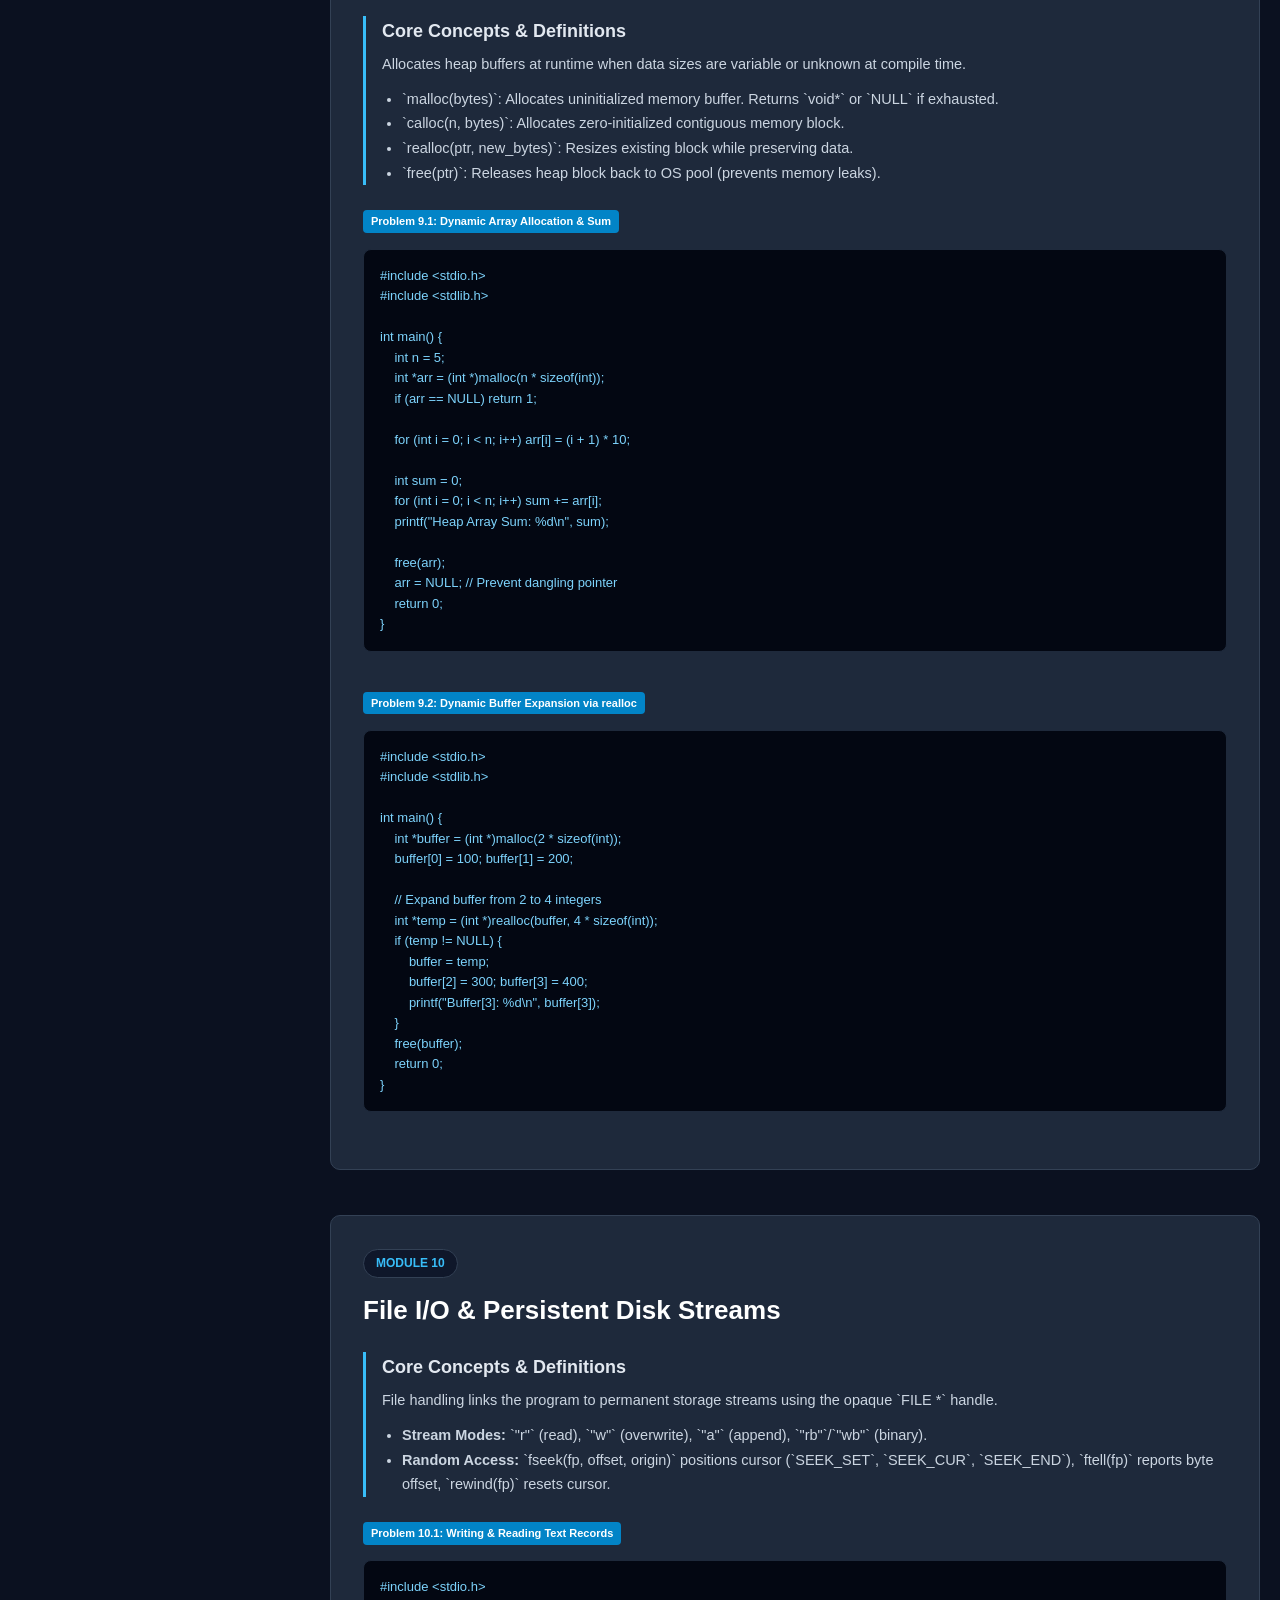
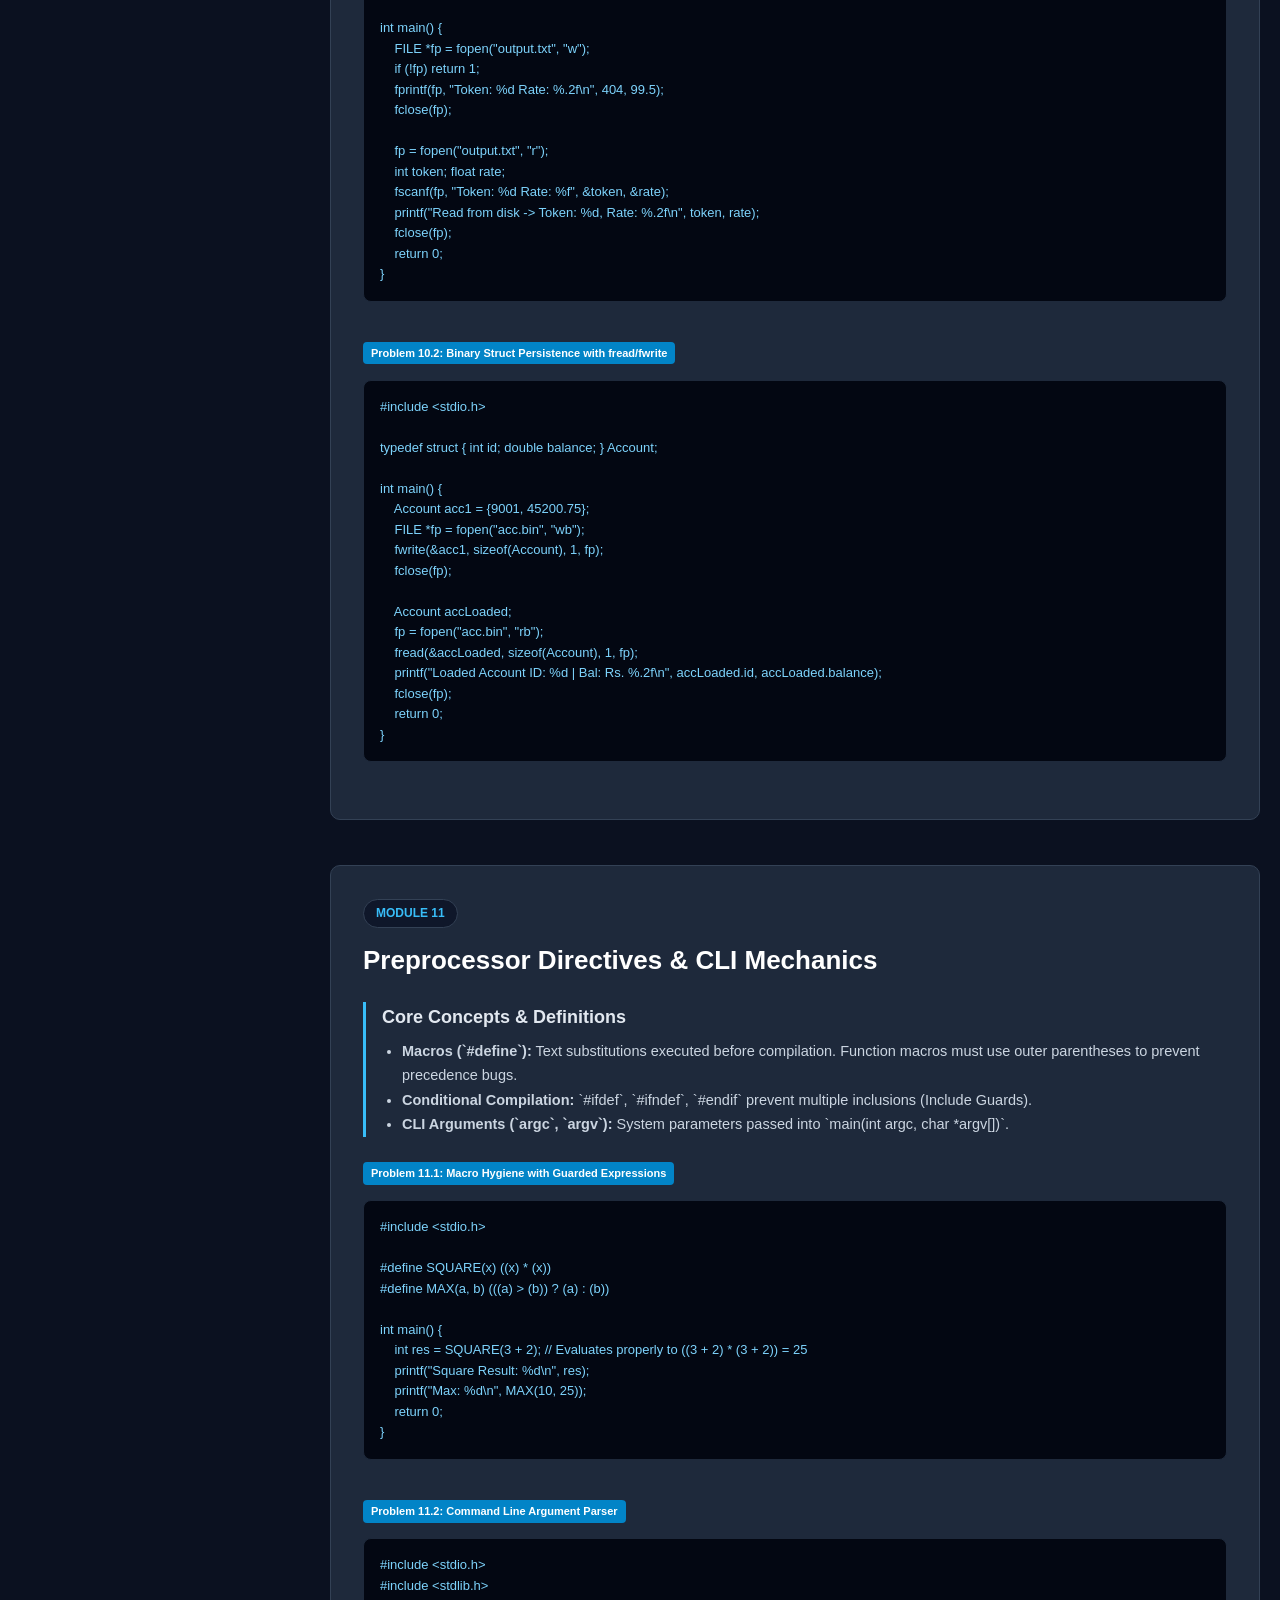
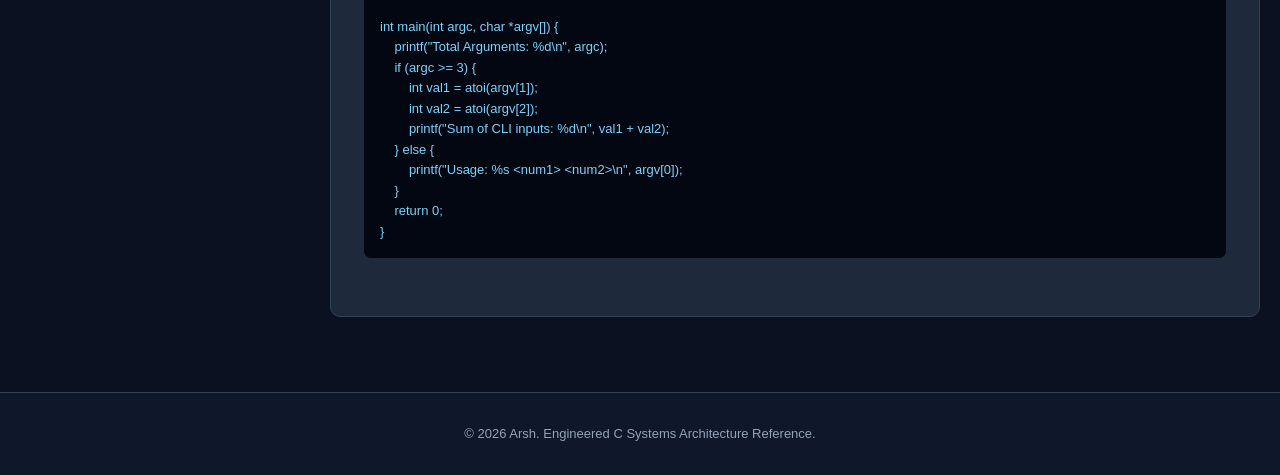
<file: c-mastery.html>
<!DOCTYPE html>
<html lang="en">
<head>
    <meta charset="UTF-8">
    <meta name="viewport" content="width=device-width, initial-scale=1.0">
    <title>Complete C Engineering Master Handbook | Arsh</title>
    <style>
        :root {
            --bg-main: #0b1120;
            --bg-card: #1e293b;
            --bg-code: #030712;
            --accent: #38bdf8;
            --accent-hover: #7dd3fc;
            --text-main: #f8fafc;
            --text-muted: #94a3b8;
            --border-clr: #334155;
        }

        * {
            margin: 0;
            padding: 0;
            box-sizing: border-box;
            font-family: 'Segoe UI', -apple-system, BlinkMacSystemFont, Roboto, sans-serif;
            scroll-behavior: smooth;
        }

        body {
            background-color: var(--bg-main);
            color: var(--text-main);
            line-height: 1.7;
        }

        /* Top Navbar */
        nav {
            position: sticky;
            top: 0;
            background-color: rgba(15, 23, 42, 0.95);
            backdrop-filter: blur(10px);
            display: flex;
            justify-content: space-between;
            align-items: center;
            padding: 16px 8%;
            border-bottom: 1px solid var(--border-clr);
            z-index: 1000;
        }

        nav .brand {
            font-size: 22px;
            font-weight: 800;
            color: var(--accent);
            text-decoration: none;
        }

        nav .nav-links a {
            color: var(--text-muted);
            text-decoration: none;
            margin-left: 20px;
            font-weight: 500;
            transition: color 0.2s ease;
        }

        nav .nav-links a:hover, nav .nav-links a.active {
            color: var(--accent);
        }

        /* Page Layout */
        .wrapper {
            display: flex;
            max-width: 1400px;
            margin: 0 auto;
            padding: 30px 20px;
            gap: 30px;
        }

        /* Sticky Left Sidebar for Quick Jump */
        .sidebar {
            flex: 0 0 280px;
            position: sticky;
            top: 85px;
            height: calc(100vh - 110px);
            overflow-y: auto;
            background-color: var(--bg-card);
            border: 1px solid var(--border-clr);
            border-radius: 10px;
            padding: 20px;
        }

        .sidebar h4 {
            color: var(--accent);
            font-size: 15px;
            text-transform: uppercase;
            letter-spacing: 0.5px;
            margin-bottom: 14px;
        }

        .sidebar ul {
            list-style: none;
        }

        .sidebar li {
            margin-bottom: 10px;
        }

        .sidebar a {
            color: var(--text-muted);
            text-decoration: none;
            font-size: 13.5px;
            display: block;
            padding: 6px 10px;
            border-radius: 5px;
            transition: all 0.2s ease;
        }

        .sidebar a:hover {
            background-color: #0f172a;
            color: var(--accent);
        }

        /* Content Area */
        .content {
            flex: 1;
            min-width: 0;
        }

        .header-box {
            text-align: center;
            padding: 30px 10px 50px 10px;
            border-bottom: 1px solid var(--border-clr);
            margin-bottom: 40px;
        }

        .header-box h1 {
            font-size: 36px;
            font-weight: 800;
            margin-bottom: 12px;
        }

        .header-box h1 span {
            color: var(--accent);
        }

        .header-box p {
            color: var(--text-muted);
            font-size: 16px;
            max-width: 800px;
            margin: 0 auto;
        }

        /* Module Sections */
        .module {
            background-color: var(--bg-card);
            border: 1px solid var(--border-clr);
            border-radius: 10px;
            padding: 32px;
            margin-bottom: 45px;
        }

        .module-tag {
            display: inline-block;
            background-color: #0f172a;
            color: var(--accent);
            font-size: 12px;
            font-weight: 700;
            padding: 3px 12px;
            border-radius: 15px;
            border: 1px solid var(--border-clr);
            margin-bottom: 10px;
            text-transform: uppercase;
        }

        .module h2 {
            font-size: 26px;
            color: #fff;
            margin-bottom: 16px;
        }

        .concept-block {
            margin-top: 20px;
            border-left: 3px solid var(--accent);
            padding-left: 16px;
        }

        .concept-block h3 {
            font-size: 18px;
            color: #e2e8f0;
            margin-bottom: 6px;
        }

        .concept-block p, .concept-block ul {
            color: #cbd5e1;
            font-size: 14.5px;
            margin-bottom: 10px;
        }

        .concept-block ul {
            padding-left: 20px;
        }

        /* Code Blocks */
        pre {
            background-color: var(--bg-code);
            border: 1px solid #1e293b;
            border-radius: 8px;
            padding: 16px;
            overflow-x: auto;
            font-family: 'Consolas', 'Courier New', monospace;
            font-size: 13px;
            color: #7dd3fc;
            margin: 15px 0 25px 0;
            line-height: 1.5;
        }

        .problem-badge {
            display: inline-block;
            background-color: #0284c7;
            color: #fff;
            font-size: 11px;
            font-weight: bold;
            padding: 2px 8px;
            border-radius: 4px;
            margin-top: 15px;
        }

        footer {
            text-align: center;
            padding: 30px;
            color: var(--text-muted);
            font-size: 13px;
            border-top: 1px solid var(--border-clr);
            background-color: #0f172a;
        }

        @media (max-width: 900px) {
            .sidebar { display: none; }
            .wrapper { padding: 15px; }
        }
    </style>
</head>
<body>

    <!-- Navbar -->
    <nav>
        <a href="index.html" class="brand">Arsh.dev</a>
        <div class="nav-links">
            <a href="index.html">Home</a>
            <a href="c-mastery.html" class="active">C Master Handbook</a>
            <a href="projects.html">All Projects</a>
        </div>
    </nav>

    <div class="wrapper">
        <!-- Sticky Quick Navigation -->
        <aside class="sidebar">
            <h4>11 Core Modules</h4>
            <ul>
                <li><a href="#mod1">1. Fundamentals & Syntax</a></li>
                <li><a href="#mod2">2. Operators & Expressions</a></li>
                <li><a href="#mod3">3. Control Flow & Branching</a></li>
                <li><a href="#mod4">4. Loops & Iterations</a></li>
                <li><a href="#mod5">5. Functions & Scope</a></li>
                <li><a href="#mod6">6. Arrays & Strings</a></li>
                <li><a href="#mod7">7. Pointers & Addresses</a></li>
                <li><a href="#mod8">8. User-Defined Data Types</a></li>
                <li><a href="#mod9">9. Dynamic Memory (DMA)</a></li>
                <li><a href="#mod10">10. File Handling & Streams</a></li>
                <li><a href="#mod11">11. Preprocessors & CLI</a></li>
            </ul>
        </aside>

        <!-- Main Content -->
        <main class="content">

            <div class="header-box">
                <h1>Complete <span>C Systems</span> & Programming Reference</h1>
                <p>An exhaustive, multi-tier engineering handbook spanning bare-metal hardware interaction, pointer memory arithmetic, and compiler pipeline mechanics with solved algorithmic implementations.</p>
            </div>

            <!-- MODULE 1 -->
            <section class="module" id="mod1">
                <span class="module-tag">Module 1</span>
                <h2>Fundamentals, Compilation & Syntax</h2>
                <div class="concept-block">
                    <h3>Core Concepts & Definitions</h3>
                    <p><strong>C Architecture & Compilation Pipeline:</strong> C is a middle-level, statically typed language. Source code (`.c`) transitions through 4 deterministic phases:
                    <ul>
                        <li><strong>Preprocessing (`gcc -E`):</strong> Expands `#include`, removes comments, processes macros (`.i`).</li>
                        <li><strong>Compilation (`gcc -S`):</strong> Converts preprocessed C to machine assembly code (`.s`).</li>
                        <li><strong>Assembly (`gcc -c`):</strong> Converts assembly mnemonics into machine object code (`.o`).</li>
                        <li><strong>Linking (`gcc`):</strong> Binds object files and standard C runtime libraries (`libc`) into an executable image (`.exe`).</li>
                    </ul>
                    <p><strong>Tokens & Storage:</strong> Keywords (32 reserved words), Identifiers (names of variables/functions), and Data Types (`char`: 1B, `int`: 4B, `float`: 4B, `double`: 8B, `void`: incomplete type).</p>
                </div>

                <span class="problem-badge">Problem 1.1: ASCII Translation & Storage Inspector</span>
                <pre><code>#include &lt;stdio.h&gt;

int main() {
    char ch;
    printf("Enter a character: ");
    scanf("%c", &ch);

    printf("Character: %c\n", ch);
    printf("ASCII Integer Value: %d\n", ch);
    printf("Memory Footprint: %zu byte(s)\n", sizeof(ch));
    return 0;
}</code></pre>

                <span class="problem-badge">Problem 1.2: Primitive Memory Footprint & Limits</span>
                <pre><code>#include &lt;stdio.h&gt;
#include &lt;limits.h&gt;

int main() {
    printf("Short Int Size: %zu bytes | Range: [%d to %d]\n", sizeof(short), SHRT_MIN, SHRT_MAX);
    printf("Standard Int Size: %zu bytes | Range: [%d to %d]\n", sizeof(int), INT_MIN, INT_MAX);
    return 0;
}</code></pre>
            </section>

            <!-- MODULE 2 -->
            <section class="module" id="mod2">
                <span class="module-tag">Module 2</span>
                <h2>Operators, Bitwise & Expressions</h2>
                <div class="concept-block">
                    <h3>Core Concepts & Definitions</h3>
                    <p>Operators formulate expressions evaluated by CPU ALU units based on <strong>Precedence</strong> (binding priority) and <strong>Associativity</strong> (left-to-right vs right-to-left).</p>
                    <ul>
                        <li><strong>Arithmetic & Assignment:</strong> `+`, `-`, `*`, `/`, `%` (only integer operands), shorthand: `+=`, `*=`.</li>
                        <li><strong>Bitwise Operators:</strong> Direct binary bit manipulation: AND (`&`), OR (`|`), XOR (`^`), NOT (`~`), Left Shift (`<<` - multiplies by $2^k$), Right Shift (`>>` - divides by $2^k$).</li>
                        <li><strong>Ternary Operator:</strong> Compact single-line conditional syntax `(condition) ? expr1 : expr2`.</li>
                    </ul>
                </div>

                <span class="problem-badge">Problem 2.1: Bitwise Odd/Even & Power-of-Two Verifier</span>
                <pre><code>#include &lt;stdio.h&gt;

int main() {
    int n = 16;
    // LSB is 0 for even, 1 for odd
    if ((n & 1) == 0)
        printf("%d is Even\n", n);
    else
        printf("%d is Odd\n", n);

    // Power of 2 check: (n > 0) && (n & (n - 1)) == 0
    if (n > 0 && (n & (n - 1)) == 0)
        printf("%d is a power of 2\n", n);
    return 0;
}</code></pre>

                <span class="problem-badge">Problem 2.2: Bitwise Value Swap without Temp Variable</span>
                <pre><code>#include &lt;stdio.h&gt;

int main() {
    int a = 25, b = 70;
    printf("Before: a = %d, b = %d\n", a, b);
    a = a ^ b;
    b = a ^ b;
    a = a ^ b;
    printf("After:  a = %d, b = %d\n", a, b);
    return 0;
}</code></pre>
            </section>

            <!-- MODULE 3 -->
            <section class="module" id="mod3">
                <span class="module-tag">Module 3</span>
                <h2>Control Flow & Branching</h2>
                <div class="concept-block">
                    <h3>Core Concepts & Definitions</h3>
                    <p>Branching structures alter sequential CPU instruction execution via jump operations.</p>
                    <ul>
                        <li><strong>`if-else` / `else-if`:</strong> Evaluates boolean truth conditions (0 = False, Non-zero = True).</li>
                        <li><strong>`switch-case`:</strong> Constant-expression dispatch table matching integers/characters. Requires `break` to prevent fall-through.</li>
                        <li><strong>Jump Statements:</strong> `break` exits current loop/switch; `continue` skips to next cycle; `goto` executes unconditional jumps.</li>
                    </ul>
                </div>

                <span class="problem-badge">Problem 3.1: Tariff Slabs with Surcharge Engine (Level 2)</span>
                <pre><code>#include &lt;stdio.h&gt;

int main() {
    float units = 250.0, bill = 0.0, surcharge = 0.0;
    if (units <= 100) bill = units * 4.0;
    else if (units <= 200) bill = (100 * 4.0) + (units - 100) * 6.0;
    else bill = (100 * 4.0) + (100 * 6.0) + (units - 200) * 8.5;

    if (bill > 400.0) surcharge = bill * 0.15;
    printf("Total Due: Rs. %.2f\n", bill + 50.0 + surcharge);
    return 0;
}</code></pre>

                <span class="problem-badge">Problem 3.2: Switch-Case Arithmetic State Engine</span>
                <pre><code>#include &lt;stdio.h&gt;

int main() {
    char op = '*';
    double a = 12.0, b = 4.0;
    switch(op) {
        case '+': printf("Sum: %.2f\n", a + b); break;
        case '-': printf("Diff: %.2f\n", a - b); break;
        case '*': printf("Product: %.2f\n", a * b); break;
        case '/': 
            if(b != 0) printf("Quotient: %.2f\n", a / b);
            else printf("Division by zero error!\n");
            break;
        default: printf("Unknown Operator\n");
    }
    return 0;
}</code></pre>
            </section>

            <!-- MODULE 4 -->
            <section class="module" id="mod4">
                <span class="module-tag">Module 4</span>
                <h2>Loops & Iterative Processing</h2>
                <div class="concept-block">
                    <h3>Core Concepts & Definitions</h3>
                    <ul>
                        <li><strong>`while` (Pre-tested):</strong> Evaluates condition prior to executing body. 0-iteration minimum.</li>
                        <li><strong>`for` (Deterministic):</strong> Compact syntax combining initialization, condition test, and increment step.</li>
                        <li><strong>`do-while` (Post-tested):</strong> Guaranteed minimum 1 execution cycle prior to testing condition.</li>
                    </ul>
                </div>

                <span class="problem-badge">Problem 4.1: Decimal Palindrome Number Verifier</span>
                <pre><code>#include &lt;stdio.h&gt;

int main() {
    int n = 12321, original = n, rev = 0;
    while (n != 0) {
        rev = (rev * 10) + (n % 10);
        n /= 10;
    }
    if (original == rev) printf("%d is a Palindrome\n", original);
    else printf("%d is Not Palindrome\n", original);
    return 0;
}</code></pre>

                <span class="problem-badge">Problem 4.2: Prime Number Sieve Check</span>
                <pre><code>#include &lt;stdio.h&gt;
#include &lt;stdbool.h&gt;

int main() {
    int n = 37;
    bool isPrime = (n > 1);
    for (int i = 2; i * i <= n; i++) {
        if (n % i == 0) { isPrime = false; break; }
    }
    printf("%d is %s\n", n, isPrime ? "Prime" : "Composite");
    return 0;
}</code></pre>
            </section>

            <!-- MODULE 5 -->
            <section class="module" id="mod5">
                <span class="module-tag">Module 5</span>
                <h2>Functions, Scope & Storage Classes</h2>
                <div class="concept-block">
                    <h3>Core Concepts & Definitions</h3>
                    <p>Functions isolate logic into discrete stack activation records.</p>
                    <ul>
                        <li><strong>Call by Value:</strong> Passes copies of argument data (caller variables remain untouched).</li>
                        <li><strong>Call by Reference:</strong> Passes memory addresses via pointers, enabling direct mutation in caller scope.</li>
                        <li><strong>Storage Classes:</strong> `auto` (default stack lifetime), `static` (persists value across lifetime of program), `extern` (global cross-file linkage), `register` (CPU register request).</li>
                    </ul>
                </div>

                <span class="problem-badge">Problem 5.1: Call by Reference Value Swapper</span>
                <pre><code>#include &lt;stdio.h&gt;

void swapByRef(int *x, int *y) {
    int temp = *x;
    *x = *y;
    *y = temp;
}

int main() {
    int p = 10, q = 20;
    swapByRef(&p, &q);
    printf("p = %d, q = %d\n", p, q);
    return 0;
}</code></pre>

                <span class="problem-badge">Problem 5.2: Stack Unwinding in Recursive GCD</span>
                <pre><code>#include &lt;stdio.h&gt;

int gcd(int a, int b) {
    if (b == 0) return a; // Base case
    return gcd(b, a % b); // Tail recursion
}

int main() {
    printf("GCD(48, 18) = %d\n", gcd(48, 18));
    return 0;
}</code></pre>
            </section>

            <!-- MODULE 6 -->
            <section class="module" id="mod6">
                <span class="module-tag">Module 6</span>
                <h2>Arrays & String Manipulation</h2>
                <div class="concept-block">
                    <h3>Core Concepts & Definitions</h3>
                    <p><strong>Arrays:</strong> Homogeneous contiguous blocks in memory accessed via index displacement: $\text{Addr}(A[i]) = \text{Base} + i \times \text{sizeof}(\text{Type})$.</p>
                    <p><strong>Strings:</strong> Null-terminated character sequences (`char str[] = "text\0"`). The null byte `\0` signals string boundary to runtime routines.</p>
                </div>

                <span class="problem-badge">Problem 6.1: Matrix Transpose in Memory</span>
                <pre><code>#include &lt;stdio.h&gt;

int main() {
    int mat[2][3] = {{1, 2, 3}, {4, 5, 6}};
    int trans[3][2];

    for(int i = 0; i < 2; i++) {
        for(int j = 0; j < 3; j++) {
            trans[j][i] = mat[i][j];
        }
    }
    printf("Transposed Element [0][1]: %d\n", trans[0][1]);
    return 0;
}</code></pre>

                <span class="problem-badge">Problem 6.2: String Inversion Without string.h</span>
                <pre><code>#include &lt;stdio.h&gt;

int main() {
    char str[] = "KatiharEngineering";
    int len = 0;
    while(str[len] != '\0') len++;

    for(int i = 0, j = len - 1; i < j; i++, j--) {
        char tmp = str[i];
        str[i] = str[j];
        str[j] = tmp;
    }
    printf("Reversed: %s\n", str);
    return 0;
}</code></pre>
            </section>

            <!-- MODULE 7 -->
            <section class="module" id="mod7">
                <span class="module-tag">Module 7</span>
                <h2>Pointers & Memory Addressing</h2>
                <div class="concept-block">
                    <h3>Core Concepts & Definitions</h3>
                    <p>Pointers store raw virtual memory addresses. Key aspects include:</p>
                    <ul>
                        <li><strong>Pointer Arithmetic:</strong> Incrementing (`ptr++`) scales address by `sizeof(*ptr)` bytes.</li>
                        <li><strong>Double Pointers (`**ptr`):</strong> Pointers storing the address of another pointer variable.</li>
                        <li><strong>Pathological States:</strong> Dangling (points to deallocated space), Wild (uninitialized garbage address), NULL (points safely to `(void*)0`).</li>
                    </ul>
                </div>

                <span class="problem-badge">Problem 7.1: Array Traversal via Pointer Arithmetic</span>
                <pre><code>#include &lt;stdio.h&gt;

int main() {
    int arr[] = {10, 20, 30, 40};
    int *ptr = arr; // Base address
    for (int i = 0; i < 4; i++) {
        printf("Index %d: Address %p | Value: %d\n", i, (void*)(ptr + i), *(ptr + i));
    }
    return 0;
}</code></pre>

                <span class="problem-badge">Problem 7.2: Function Pointer Callback Dispatcher</span>
                <pre><code>#include &lt;stdio.h&gt;

int add(int a, int b) { return a + b; }
int multiply(int a, int b) { return a * b; }

void executeOperation(int (*op)(int, int), int x, int y) {
    printf("Result: %d\n", op(x, y));
}

int main() {
    executeOperation(add, 5, 7);
    executeOperation(multiply, 5, 7);
    return 0;
}</code></pre>
            </section>

            <!-- MODULE 8 -->
            <section class="module" id="mod8">
                <span class="module-tag">Module 8</span>
                <h2>User-Defined Types: Structs, Unions & Enums</h2>
                <div class="concept-block">
                    <h3>Core Concepts & Definitions</h3>
                    <ul>
                        <li><strong>`struct`:</strong> Heterogeneous compound type. Total size $\ge \sum \text{member sizes}$ due to byte alignment/padding.</li>
                        <li><strong>`union`:</strong> Shared overlapping memory space. Size matches the largest member only.</li>
                        <li><strong>`typedef`:</strong> Creates convenient semantic aliases for complex type signatures.</li>
                    </ul>
                </div>

                <span class="problem-badge">Problem 8.1: Student Records via Struct Pointers</span>
                <pre><code>#include &lt;stdio.h&gt;

typedef struct {
    int roll;
    char name[30];
    float marks;
} Student;

int main() {
    Student s1 = {101, "Arsh", 92.5};
    Student *sPtr = &s1;
    // Direct dereference via arrow operator (->)
    printf("Roll: %d | Name: %s | Marks: %.2f\n", sPtr->roll, sPtr->name, sPtr->marks);
    return 0;
}</code></pre>

                <span class="problem-badge">Problem 8.2: Memory Overlap in C Unions</span>
                <pre><code>#include &lt;stdio.h&gt;

union DataPacket {
    int intVal;
    float floatVal;
    char charVal;
};

int main() {
    union DataPacket packet;
    packet.intVal = 65;
    printf("Interpreted as int: %d\n", packet.intVal);
    printf("Interpreted as char (overlap): %c\n", packet.charVal);
    printf("Union Footprint: %zu bytes\n", sizeof(packet));
    return 0;
}</code></pre>
            </section>

            <!-- MODULE 9 -->
            <section class="module" id="mod9">
                <span class="module-tag">Module 9</span>
                <h2>Dynamic Memory Allocation (Heap Operations)</h2>
                <div class="concept-block">
                    <h3>Core Concepts & Definitions</h3>
                    <p>Allocates heap buffers at runtime when data sizes are variable or unknown at compile time.</p>
                    <ul>
                        <li>`malloc(bytes)`: Allocates uninitialized memory buffer. Returns `void*` or `NULL` if exhausted.</li>
                        <li>`calloc(n, bytes)`: Allocates zero-initialized contiguous memory block.</li>
                        <li>`realloc(ptr, new_bytes)`: Resizes existing block while preserving data.</li>
                        <li>`free(ptr)`: Releases heap block back to OS pool (prevents memory leaks).</li>
                    </ul>
                </div>

                <span class="problem-badge">Problem 9.1: Dynamic Array Allocation & Sum</span>
                <pre><code>#include &lt;stdio.h&gt;
#include &lt;stdlib.h&gt;

int main() {
    int n = 5;
    int *arr = (int *)malloc(n * sizeof(int));
    if (arr == NULL) return 1;

    for (int i = 0; i < n; i++) arr[i] = (i + 1) * 10;
    
    int sum = 0;
    for (int i = 0; i < n; i++) sum += arr[i];
    printf("Heap Array Sum: %d\n", sum);

    free(arr);
    arr = NULL; // Prevent dangling pointer
    return 0;
}</code></pre>

                <span class="problem-badge">Problem 9.2: Dynamic Buffer Expansion via realloc</span>
                <pre><code>#include &lt;stdio.h&gt;
#include &lt;stdlib.h&gt;

int main() {
    int *buffer = (int *)malloc(2 * sizeof(int));
    buffer[0] = 100; buffer[1] = 200;

    // Expand buffer from 2 to 4 integers
    int *temp = (int *)realloc(buffer, 4 * sizeof(int));
    if (temp != NULL) {
        buffer = temp;
        buffer[2] = 300; buffer[3] = 400;
        printf("Buffer[3]: %d\n", buffer[3]);
    }
    free(buffer);
    return 0;
}</code></pre>
            </section>

            <!-- MODULE 10 -->
            <section class="module" id="mod10">
                <span class="module-tag">Module 10</span>
                <h2>File I/O & Persistent Disk Streams</h2>
                <div class="concept-block">
                    <h3>Core Concepts & Definitions</h3>
                    <p>File handling links the program to permanent storage streams using the opaque `FILE *` handle.</p>
                    <ul>
                        <li><strong>Stream Modes:</strong> `"r"` (read), `"w"` (overwrite), `"a"` (append), `"rb"`/`"wb"` (binary).</li>
                        <li><strong>Random Access:</strong> `fseek(fp, offset, origin)` positions cursor (`SEEK_SET`, `SEEK_CUR`, `SEEK_END`), `ftell(fp)` reports byte offset, `rewind(fp)` resets cursor.</li>
                    </ul>
                </div>

                <span class="problem-badge">Problem 10.1: Writing & Reading Text Records</span>
                <pre><code>#include &lt;stdio.h&gt;

int main() {
    FILE *fp = fopen("output.txt", "w");
    if (!fp) return 1;
    fprintf(fp, "Token: %d Rate: %.2f\n", 404, 99.5);
    fclose(fp);

    fp = fopen("output.txt", "r");
    int token; float rate;
    fscanf(fp, "Token: %d Rate: %f", &token, &rate);
    printf("Read from disk -> Token: %d, Rate: %.2f\n", token, rate);
    fclose(fp);
    return 0;
}</code></pre>

                <span class="problem-badge">Problem 10.2: Binary Struct Persistence with fread/fwrite</span>
                <pre><code>#include &lt;stdio.h&gt;

typedef struct { int id; double balance; } Account;

int main() {
    Account acc1 = {9001, 45200.75};
    FILE *fp = fopen("acc.bin", "wb");
    fwrite(&acc1, sizeof(Account), 1, fp);
    fclose(fp);

    Account accLoaded;
    fp = fopen("acc.bin", "rb");
    fread(&accLoaded, sizeof(Account), 1, fp);
    printf("Loaded Account ID: %d | Bal: Rs. %.2f\n", accLoaded.id, accLoaded.balance);
    fclose(fp);
    return 0;
}</code></pre>
            </section>

            <!-- MODULE 11 -->
            <section class="module" id="mod11">
                <span class="module-tag">Module 11</span>
                <h2>Preprocessor Directives & CLI Mechanics</h2>
                <div class="concept-block">
                    <h3>Core Concepts & Definitions</h3>
                    <ul>
                        <li><strong>Macros (`#define`):</strong> Text substitutions executed before compilation. Function macros must use outer parentheses to prevent precedence bugs.</li>
                        <li><strong>Conditional Compilation:</strong> `#ifdef`, `#ifndef`, `#endif` prevent multiple inclusions (Include Guards).</li>
                        <li><strong>CLI Arguments (`argc`, `argv`):</strong> System parameters passed into `main(int argc, char *argv[])`.</li>
                    </ul>
                </div>

                <span class="problem-badge">Problem 11.1: Macro Hygiene with Guarded Expressions</span>
                <pre><code>#include &lt;stdio.h&gt;

#define SQUARE(x) ((x) * (x))
#define MAX(a, b) (((a) > (b)) ? (a) : (b))

int main() {
    int res = SQUARE(3 + 2); // Evaluates properly to ((3 + 2) * (3 + 2)) = 25
    printf("Square Result: %d\n", res);
    printf("Max: %d\n", MAX(10, 25));
    return 0;
}</code></pre>

                <span class="problem-badge">Problem 11.2: Command Line Argument Parser</span>
                <pre><code>#include &lt;stdio.h&gt;
#include &lt;stdlib.h&gt;

int main(int argc, char *argv[]) {
    printf("Total Arguments: %d\n", argc);
    if (argc >= 3) {
        int val1 = atoi(argv[1]);
        int val2 = atoi(argv[2]);
        printf("Sum of CLI inputs: %d\n", val1 + val2);
    } else {
        printf("Usage: %s &lt;num1&gt; &lt;num2&gt;\n", argv[0]);
    }
    return 0;
}</code></pre>
            </section>

        </main>
    </div>

    <!-- Footer -->
    <footer>
        <p>&copy; 2026 Arsh. Engineered C Systems Architecture Reference.</p>
    </footer>

</body>
</html>
</file>
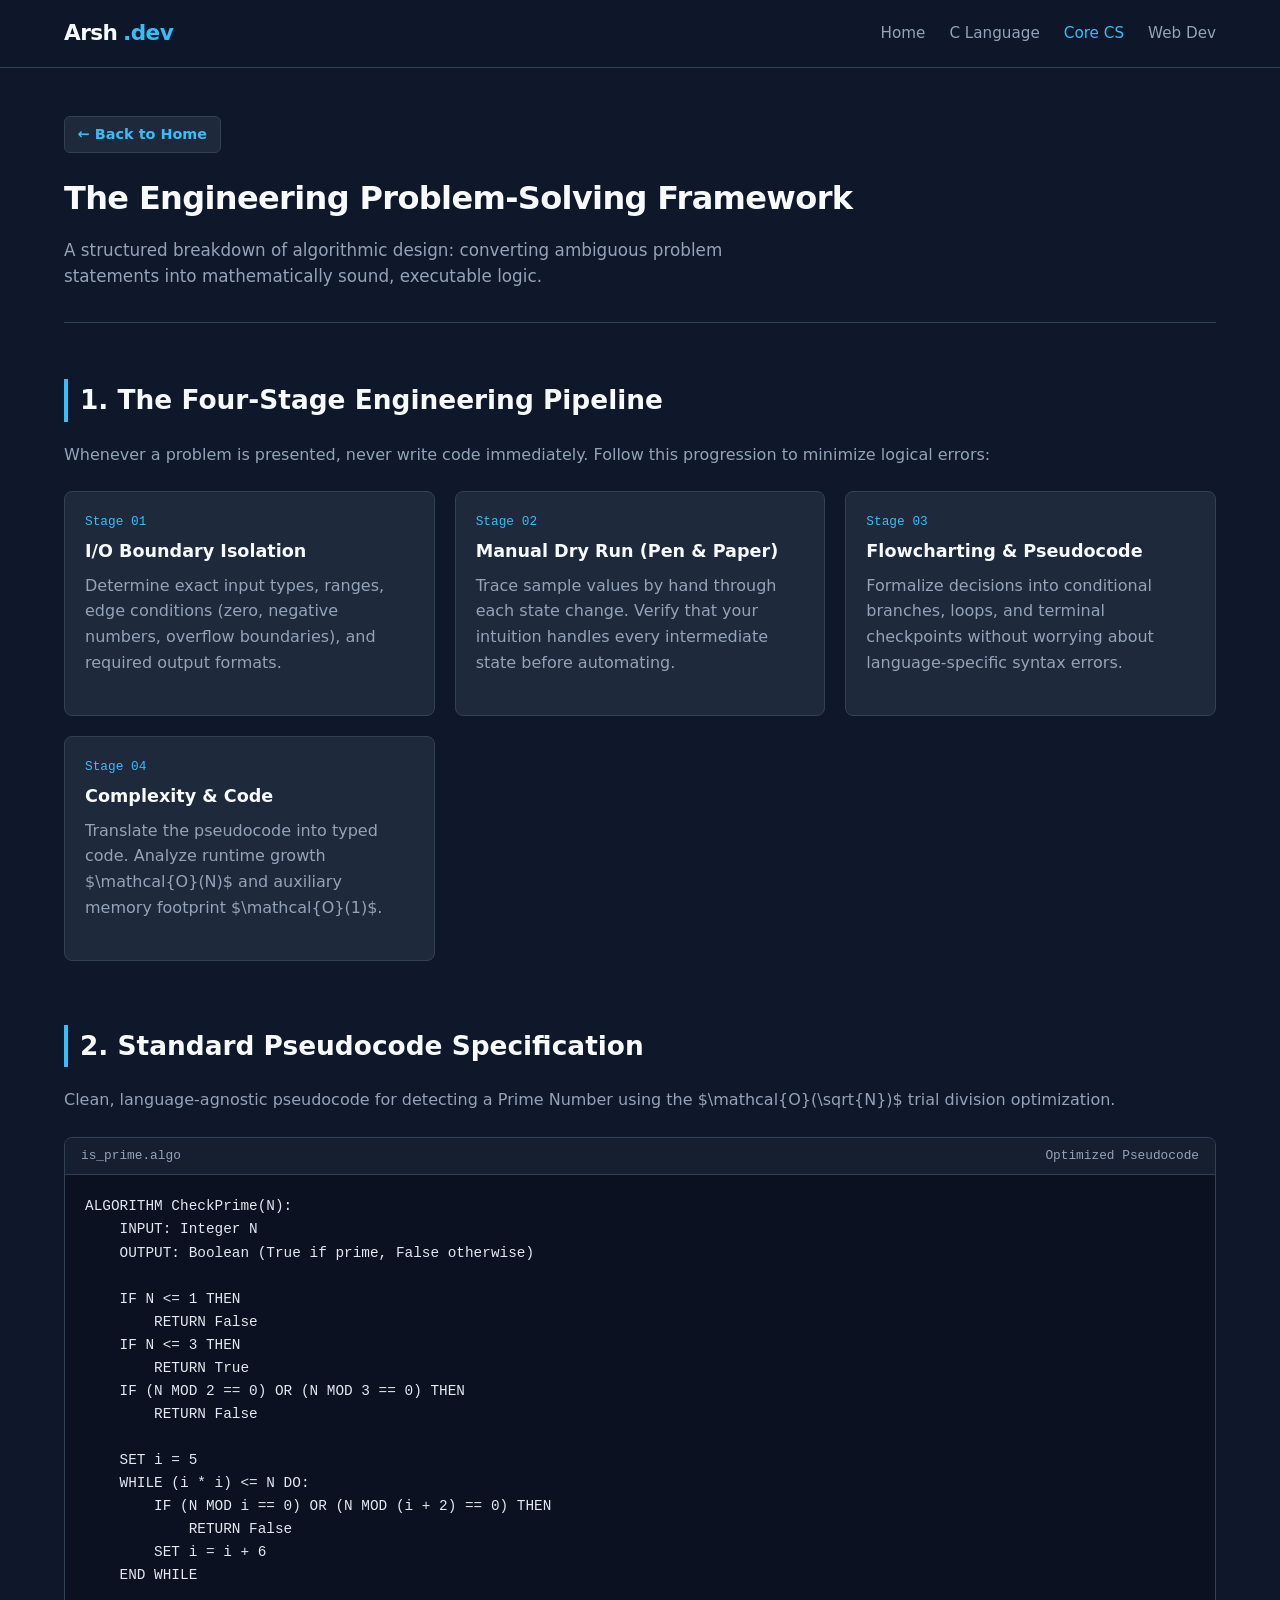
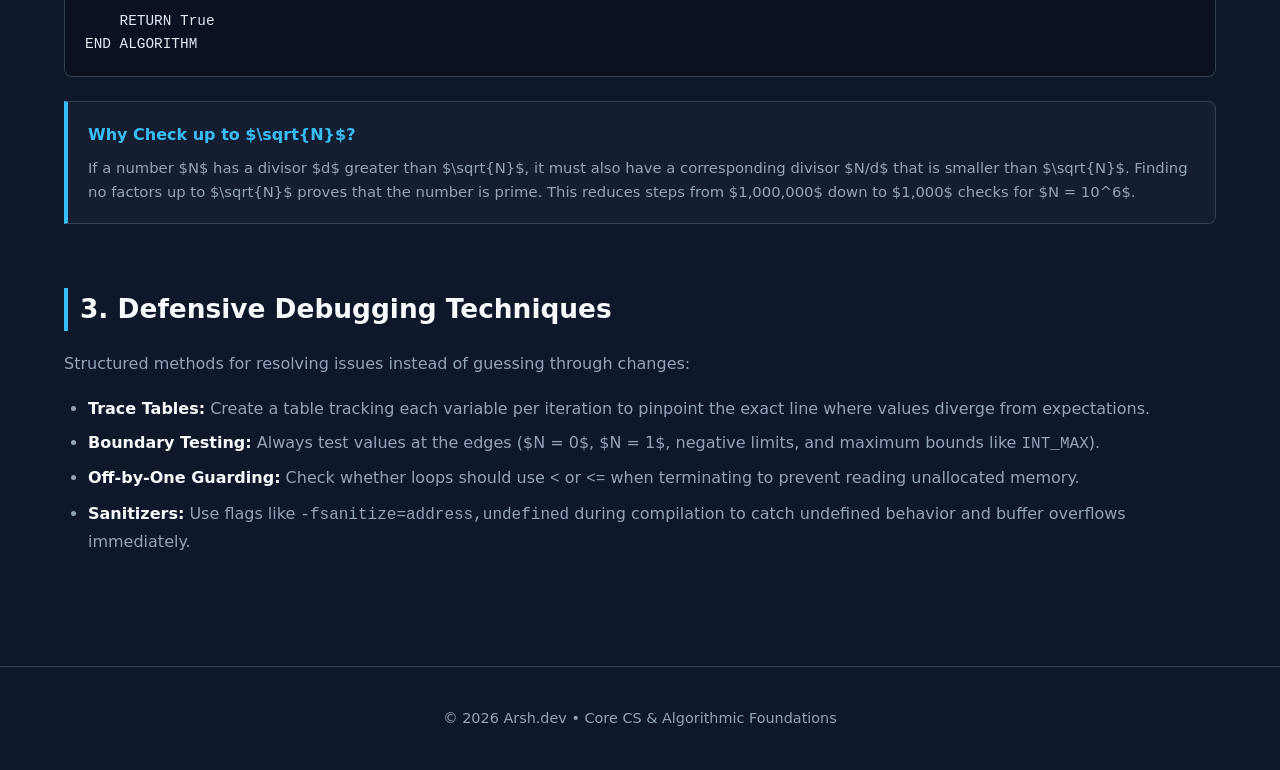
<file: core-cs.html>
<!DOCTYPE html>
<html lang="en">
<head>
  <meta charset="UTF-8">
  <meta name="viewport" content="width=device-width, initial-scale=1.0">
  <title>Core CS &amp; Problem Solving | Arsh.dev</title>
  <link rel="stylesheet" href="style.css">
</head>
<body>

  <header class="site-header">
    <div class="nav-container">
      <a href="index.html" class="logo">Arsh<span>.dev</span></a>
      <nav>
        <ul class="nav-links">
          <li><a href="index.html">Home</a></li>
          <li><a href="c-language.html">C Language</a></li>
          <li><a href="core-cs.html" class="active">Core CS</a></li>
          <li><a href="web-dev.html">Web Dev</a></li>
        </ul>
      </nav>
    </div>
  </header>

  <main class="main-content container">
    <div class="page-intro">
      <a href="index.html" class="back-link">&larr; Back to Home</a>
      <h1 class="section-title">The Engineering Problem-Solving Framework</h1>
      <p class="section-desc">
        A structured breakdown of algorithmic design: converting ambiguous problem statements into mathematically sound, executable logic.
      </p>
    </div>

    <!-- The 4-Step Framework -->
    <section class="doc-section">
      <h2>1. The Four-Stage Engineering Pipeline</h2>
      <p>Whenever a problem is presented, never write code immediately. Follow this progression to minimize logical errors:</p>

      <div class="roadmap-grid">
        <div class="roadmap-card">
          <span class="roadmap-step">Stage 01</span>
          <h4>I/O Boundary Isolation</h4>
          <p>Determine exact input types, ranges, edge conditions (zero, negative numbers, overflow boundaries), and required output formats.</p>
        </div>
        <div class="roadmap-card">
          <span class="roadmap-step">Stage 02</span>
          <h4>Manual Dry Run (Pen &amp; Paper)</h4>
          <p>Trace sample values by hand through each state change. Verify that your intuition handles every intermediate state before automating.</p>
        </div>
        <div class="roadmap-card">
          <span class="roadmap-step">Stage 03</span>
          <h4>Flowcharting &amp; Pseudocode</h4>
          <p>Formalize decisions into conditional branches, loops, and terminal checkpoints without worrying about language-specific syntax errors.</p>
        </div>
        <div class="roadmap-card">
          <span class="roadmap-step">Stage 04</span>
          <h4>Complexity &amp; Code</h4>
          <p>Translate the pseudocode into typed code. Analyze runtime growth $\mathcal{O}(N)$ and auxiliary memory footprint $\mathcal{O}(1)$.</p>
        </div>
      </div>
    </section>

    <!-- Structured Pseudocode -->
    <section class="doc-section">
      <h2>2. Standard Pseudocode Specification</h2>
      <p>Clean, language-agnostic pseudocode for detecting a Prime Number using the $\mathcal{O}(\sqrt{N})$ trial division optimization.</p>

      <div class="code-block">
        <div class="code-header">
          <span>is_prime.algo</span>
          <span>Optimized Pseudocode</span>
        </div>
        <pre><code>ALGORITHM CheckPrime(N):
    INPUT: Integer N
    OUTPUT: Boolean (True if prime, False otherwise)

    IF N &lt;= 1 THEN
        RETURN False
    IF N &lt;= 3 THEN
        RETURN True
    IF (N MOD 2 == 0) OR (N MOD 3 == 0) THEN
        RETURN False

    SET i = 5
    WHILE (i * i) &lt;= N DO:
        IF (N MOD i == 0) OR (N MOD (i + 2) == 0) THEN
            RETURN False
        SET i = i + 6
    END WHILE

    RETURN True
END ALGORITHM</code></pre>
      </div>

      <div class="callout">
        <h4>Why Check up to $\sqrt{N}$?</h4>
        <p>
          If a number $N$ has a divisor $d$ greater than $\sqrt{N}$, it must also have a corresponding divisor $N/d$ that is smaller than $\sqrt{N}$. Finding no factors up to $\sqrt{N}$ proves that the number is prime. This reduces steps from $1,000,000$ down to $1,000$ checks for $N = 10^6$.
        </p>
      </div>
    </section>

    <!-- Debugging Methodology -->
    <section class="doc-section">
      <h2>3. Defensive Debugging Techniques</h2>
      <p>Structured methods for resolving issues instead of guessing through changes:</p>
      <ul>
        <li><strong>Trace Tables:</strong> Create a table tracking each variable per iteration to pinpoint the exact line where values diverge from expectations.</li>
        <li><strong>Boundary Testing:</strong> Always test values at the edges ($N = 0$, $N = 1$, negative limits, and maximum bounds like <code>INT_MAX</code>).</li>
        <li><strong>Off-by-One Guarding:</strong> Check whether loops should use <code>&lt;</code> or <code>&lt;=</code> when terminating to prevent reading unallocated memory.</li>
        <li><strong>Sanitizers:</strong> Use flags like <code>-fsanitize=address,undefined</code> during compilation to catch undefined behavior and buffer overflows immediately.</li>
      </ul>
    </section>
  </main>

  <footer class="site-footer">
    <div class="footer-container">
      <p>&copy; 2026 Arsh.dev • Core CS &amp; Algorithmic Foundations</p>
    </div>
  </footer>

</body>
</html>
</file>
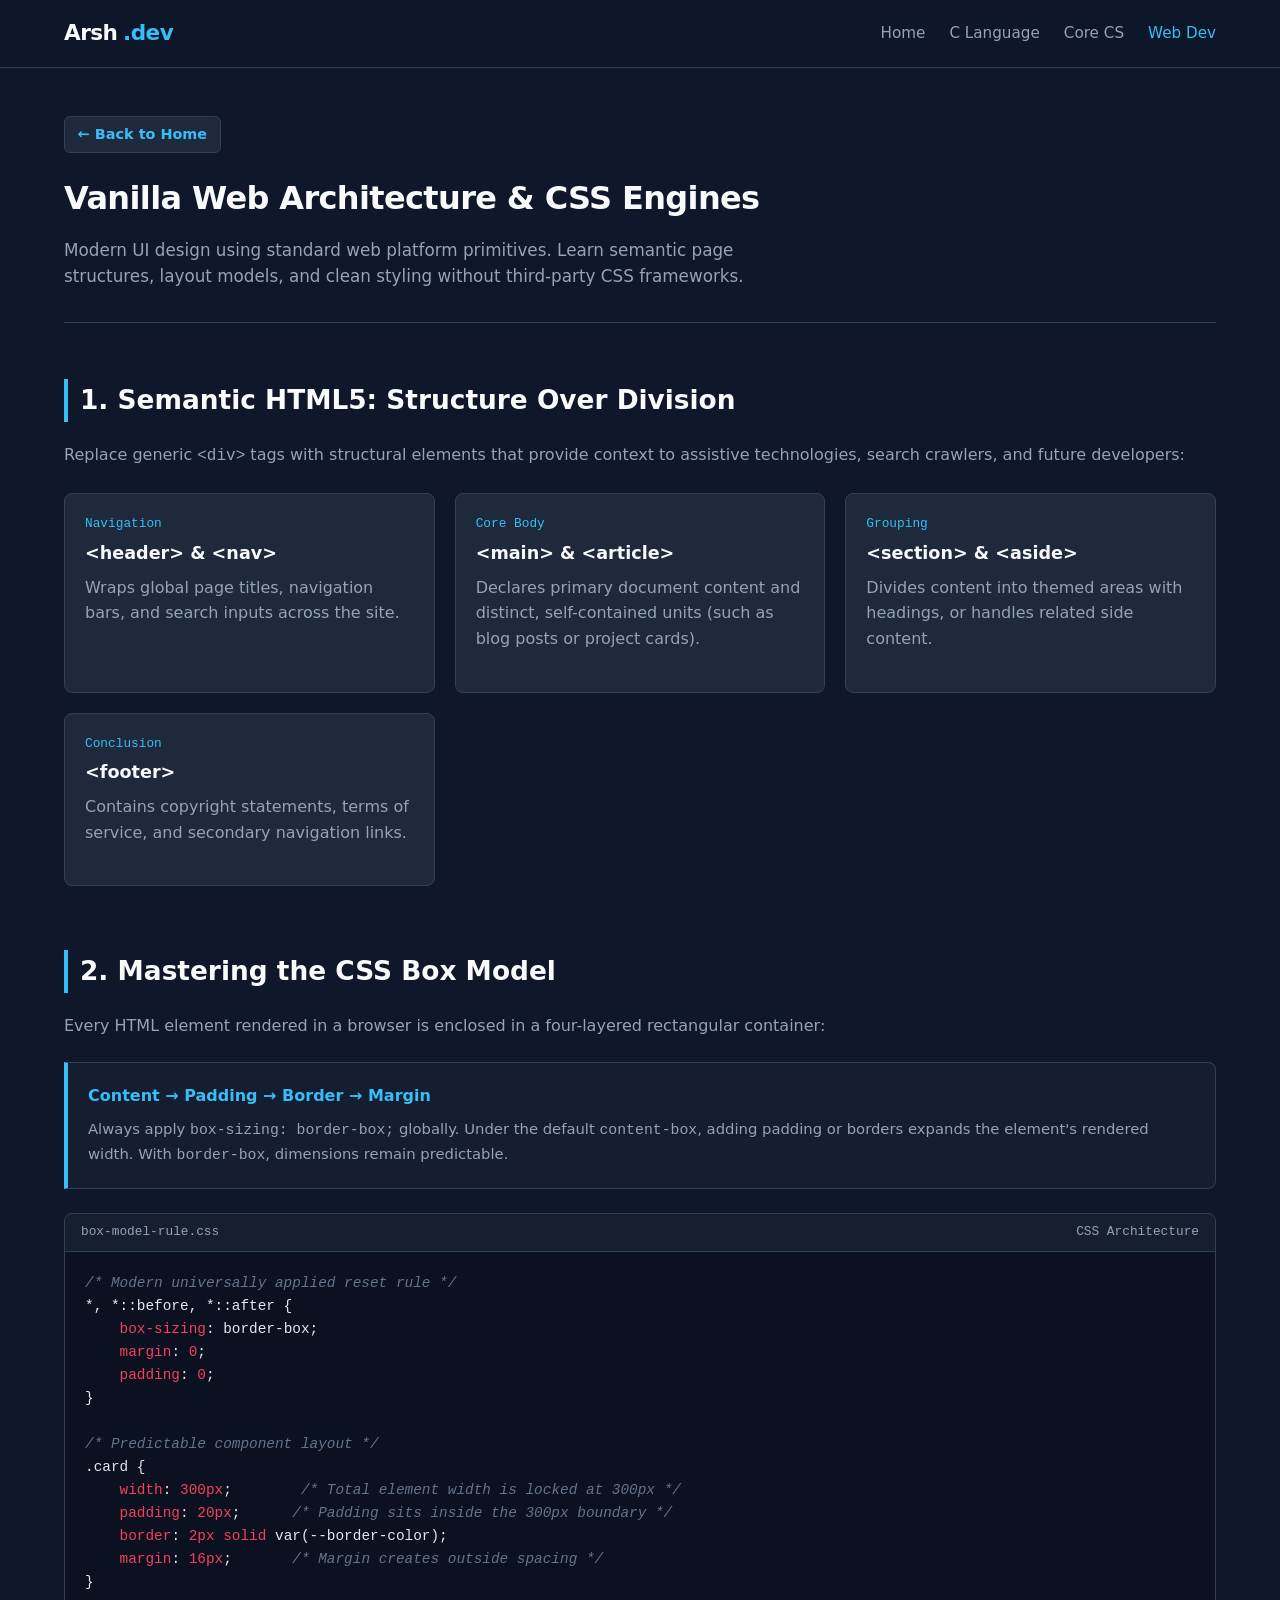
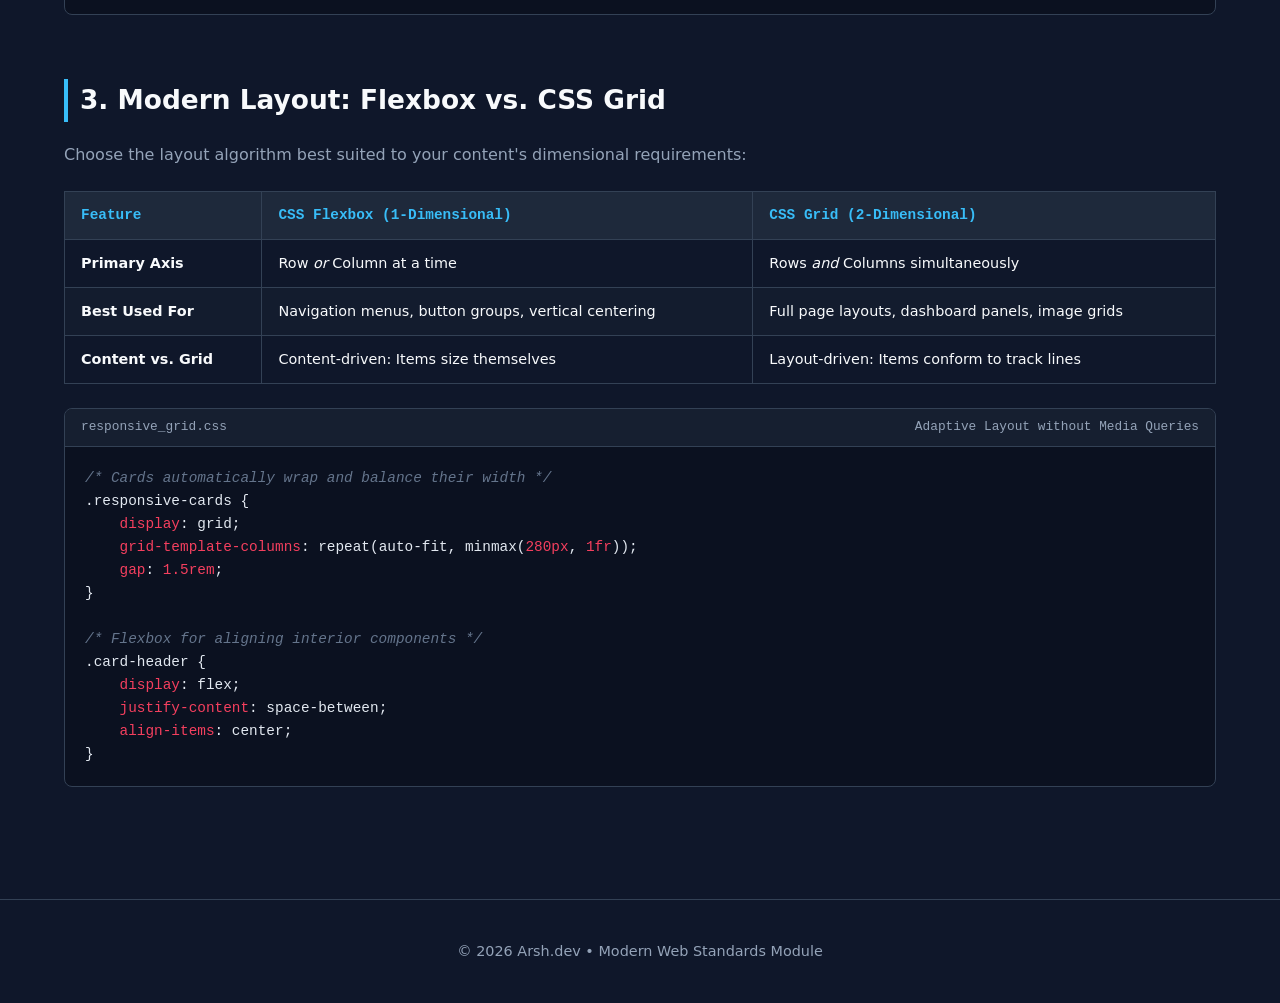
<file: web-dev.html>
<!DOCTYPE html>
<html lang="en">
<head>
  <meta charset="UTF-8">
  <meta name="viewport" content="width=device-width, initial-scale=1.0">
  <title>Web Development Fundamentals | Arsh.dev</title>
  <link rel="stylesheet" href="style.css">
</head>
<body>

  <header class="site-header">
    <div class="nav-container">
      <a href="index.html" class="logo">Arsh<span>.dev</span></a>
      <nav>
        <ul class="nav-links">
          <li><a href="index.html">Home</a></li>
          <li><a href="c-language.html">C Language</a></li>
          <li><a href="core-cs.html">Core CS</a></li>
          <li><a href="web-dev.html" class="active">Web Dev</a></li>
        </ul>
      </nav>
    </div>
  </header>

  <main class="main-content container">
    <div class="page-intro">
      <a href="index.html" class="back-link">&larr; Back to Home</a>
      <h1 class="section-title">Vanilla Web Architecture &amp; CSS Engines</h1>
      <p class="section-desc">
        Modern UI design using standard web platform primitives. Learn semantic page structures, layout models, and clean styling without third-party CSS frameworks.
      </p>
    </div>

    <!-- Semantic HTML5 -->
    <section class="doc-section">
      <h2>1. Semantic HTML5: Structure Over Division</h2>
      <p>
        Replace generic <code>&lt;div&gt;</code> tags with structural elements that provide context to assistive technologies, search crawlers, and future developers:
      </p>

      <div class="roadmap-grid">
        <div class="roadmap-card">
          <span class="roadmap-step">Navigation</span>
          <h4>&lt;header&gt; &amp; &lt;nav&gt;</h4>
          <p>Wraps global page titles, navigation bars, and search inputs across the site.</p>
        </div>
        <div class="roadmap-card">
          <span class="roadmap-step">Core Body</span>
          <h4>&lt;main&gt; &amp; &lt;article&gt;</h4>
          <p>Declares primary document content and distinct, self-contained units (such as blog posts or project cards).</p>
        </div>
        <div class="roadmap-card">
          <span class="roadmap-step">Grouping</span>
          <h4>&lt;section&gt; &amp; &lt;aside&gt;</h4>
          <p>Divides content into themed areas with headings, or handles related side content.</p>
        </div>
        <div class="roadmap-card">
          <span class="roadmap-step">Conclusion</span>
          <h4>&lt;footer&gt;</h4>
          <p>Contains copyright statements, terms of service, and secondary navigation links.</p>
        </div>
      </div>
    </section>

    <!-- CSS Box Model -->
    <section class="doc-section">
      <h2>2. Mastering the CSS Box Model</h2>
      <p>
        Every HTML element rendered in a browser is enclosed in a four-layered rectangular container:
      </p>
      
      <div class="callout">
        <h4>Content &rarr; Padding &rarr; Border &rarr; Margin</h4>
        <p>
          Always apply <code>box-sizing: border-box;</code> globally. Under the default <code>content-box</code>, adding padding or borders expands the element's rendered width. With <code>border-box</code>, dimensions remain predictable.
        </p>
      </div>

      <div class="code-block">
        <div class="code-header">
          <span>box-model-rule.css</span>
          <span>CSS Architecture</span>
        </div>
        <pre><code><span class="token-com">/* Modern universally applied reset rule */</span>
*, *::before, *::after {
    <span class="token-kw">box-sizing</span>: border-box;
    <span class="token-kw">margin</span>: <span class="token-kw">0</span>;
    <span class="token-kw">padding</span>: <span class="token-kw">0</span>;
}

<span class="token-com">/* Predictable component layout */</span>
.card {
    <span class="token-kw">width</span>: <span class="token-kw">300px</span>;        <span class="token-com">/* Total element width is locked at 300px */</span>
    <span class="token-kw">padding</span>: <span class="token-kw">20px</span>;      <span class="token-com">/* Padding sits inside the 300px boundary */</span>
    <span class="token-kw">border</span>: <span class="token-kw">2px solid</span> var(--border-color);
    <span class="token-kw">margin</span>: <span class="token-kw">16px</span>;       <span class="token-com">/* Margin creates outside spacing */</span>
}</code></pre>
      </div>
    </section>

    <!-- Flexbox vs Grid -->
    <section class="doc-section">
      <h2>3. Modern Layout: Flexbox vs. CSS Grid</h2>
      <p>Choose the layout algorithm best suited to your content's dimensional requirements:</p>

      <table class="data-table">
        <thead>
          <tr>
            <th>Feature</th>
            <th>CSS Flexbox (1-Dimensional)</th>
            <th>CSS Grid (2-Dimensional)</th>
          </tr>
        </thead>
        <tbody>
          <tr>
            <td><strong>Primary Axis</strong></td>
            <td>Row <em>or</em> Column at a time</td>
            <td>Rows <em>and</em> Columns simultaneously</td>
          </tr>
          <tr>
            <td><strong>Best Used For</strong></td>
            <td>Navigation menus, button groups, vertical centering</td>
            <td>Full page layouts, dashboard panels, image grids</td>
          </tr>
          <tr>
            <td><strong>Content vs. Grid</strong></td>
            <td>Content-driven: Items size themselves</td>
            <td>Layout-driven: Items conform to track lines</td>
          </tr>
        </tbody>
      </table>

      <div class="code-block">
        <div class="code-header">
          <span>responsive_grid.css</span>
          <span>Adaptive Layout without Media Queries</span>
        </div>
        <pre><code><span class="token-com">/* Cards automatically wrap and balance their width */</span>
.responsive-cards {
    <span class="token-kw">display</span>: grid;
    <span class="token-kw">grid-template-columns</span>: repeat(auto-fit, minmax(<span class="token-kw">280px</span>, <span class="token-kw">1fr</span>));
    <span class="token-kw">gap</span>: <span class="token-kw">1.5rem</span>;
}

<span class="token-com">/* Flexbox for aligning interior components */</span>
.card-header {
    <span class="token-kw">display</span>: flex;
    <span class="token-kw">justify-content</span>: space-between;
    <span class="token-kw">align-items</span>: center;
}</code></pre>
      </div>
    </section>
  </main>

  <footer class="site-footer">
    <div class="footer-container">
      <p>&copy; 2026 Arsh.dev • Modern Web Standards Module</p>
    </div>
  </footer>

</body>
</html>
</file>
<file: style.css>
/* ==========================================================================
   Global Variables & Reset
   ========================================================================== */
:root {
  --bg-main: #0f172a;
  --bg-card: #1e293b;
  --bg-card-hover: #24344d;
  --bg-code: #0b1120;
  --border-color: #334155;
  --border-focus: #38bdf8;
  --text-main: #f8fafc;
  --text-muted: #94a3b8;
  --accent: #38bdf8;
  --accent-glow: rgba(56, 189, 248, 0.18);
  --code-text: #e2e8f0;
  --code-keyword: #f43f5e;
  --code-type: #38bdf8;
  --code-func: #a855f7;
  --code-comment: #64748b;
  --font-sans: system-ui, -apple-system, BlinkMacSystemFont, "Segoe UI", Roboto, "Helvetica Neue", Arial, sans-serif;
  --font-mono: ui-monospace, SFMono-Regular, Menlo, Monaco, Consolas, "Liberation Mono", "Courier New", monospace;
  --max-w: 1200px;
}

* {
  box-sizing: border-box;
  margin: 0;
  padding: 0;
}

html {
  scroll-behavior: smooth;
  font-family: var(--font-sans);
  background-color: var(--bg-main);
  color: var(--text-main);
  line-height: 1.6;
}

body {
  min-height: 100vh;
  display: flex;
  flex-direction: column;
}

a {
  color: var(--accent);
  text-decoration: none;
  transition: color 0.2s ease, text-decoration 0.2s ease;
}

a:hover {
  text-decoration: underline;
}

/* ==========================================================================
   Header & Navigation
   ========================================================================== */
.site-header {
  position: sticky;
  top: 0;
  z-index: 1000;
  backdrop-filter: blur(12px);
  -webkit-backdrop-filter: blur(12px);
  background: rgba(15, 23, 42, 0.85);
  border-bottom: 1px solid var(--border-color);
}

.nav-container {
  max-width: var(--max-w);
  margin: 0 auto;
  display: flex;
  justify-content: space-between;
  align-items: center;
  padding: 1rem 1.5rem;
}

.logo {
  font-size: 1.35rem;
  font-weight: 800;
  letter-spacing: -0.025em;
  color: var(--text-main);
  display: flex;
  align-items: center;
  gap: 0.35rem;
  text-decoration: none !important;
}

.logo span {
  color: var(--accent);
}

.nav-links {
  display: flex;
  list-style: none;
  gap: 1.5rem;
}

.nav-links a {
  color: var(--text-muted);
  font-weight: 500;
  font-size: 0.95rem;
}

.nav-links a:hover,
.nav-links a.active {
  color: var(--accent);
  text-decoration: none;
}

/* ==========================================================================
   Layout Containers
   ========================================================================== */
.container {
  max-width: var(--max-w);
  margin: 0 auto;
  padding: 3rem 1.5rem;
  width: 100%;
}

.main-content {
  flex: 1;
}

.page-intro {
  margin-bottom: 3.5rem;
  border-bottom: 1px solid var(--border-color);
  padding-bottom: 2rem;
}

.back-link {
  display: inline-flex;
  align-items: center;
  gap: 0.5rem;
  margin-bottom: 1.25rem;
  font-weight: 600;
  font-size: 0.9rem;
  padding: 0.4rem 0.8rem;
  background-color: var(--bg-card);
  border: 1px solid var(--border-color);
  border-radius: 6px;
}

.back-link:hover {
  text-decoration: none;
  border-color: var(--accent);
}

.section-title {
  font-size: 2rem;
  font-weight: 800;
  margin-bottom: 0.75rem;
  letter-spacing: -0.02em;
}

.section-desc {
  color: var(--text-muted);
  max-width: 700px;
  font-size: 1.05rem;
}

/* ==========================================================================
   Hero Section
   ========================================================================== */
.hero {
  padding: 5rem 1.5rem 4rem;
  border-bottom: 1px solid var(--border-color);
  background: radial-gradient(circle at 50% 20%, rgba(56, 189, 248, 0.08) 0%, transparent 60%);
}

.hero-content {
  max-width: var(--max-w);
  margin: 0 auto;
}

.badge {
  display: inline-block;
  padding: 0.35rem 0.75rem;
  font-size: 0.8rem;
  font-family: var(--font-mono);
  font-weight: 600;
  color: var(--accent);
  background: rgba(56, 189, 248, 0.1);
  border: 1px solid rgba(56, 189, 248, 0.3);
  border-radius: 9999px;
  margin-bottom: 1.5rem;
}

.hero h1 {
  font-size: clamp(2.25rem, 5vw, 3.75rem);
  font-weight: 900;
  line-height: 1.15;
  letter-spacing: -0.03em;
  margin-bottom: 1.25rem;
}

.hero p {
  color: var(--text-muted);
  font-size: 1.2rem;
  max-width: 680px;
  margin-bottom: 2rem;
}

.hero-actions {
  display: flex;
  gap: 1rem;
  flex-wrap: wrap;
}

.btn {
  display: inline-flex;
  align-items: center;
  justify-content: center;
  padding: 0.75rem 1.5rem;
  font-size: 0.95rem;
  font-weight: 600;
  border-radius: 6px;
  cursor: pointer;
  transition: all 0.2s ease;
  text-decoration: none !important;
}

.btn-primary {
  background-color: var(--accent);
  color: #041019;
  border: 1px solid var(--accent);
}

.btn-primary:hover {
  background-color: #7dd3fc;
  box-shadow: 0 0 16px var(--accent-glow);
}

.btn-outline {
  background-color: transparent;
  color: var(--text-main);
  border: 1px solid var(--border-color);
}

.btn-outline:hover {
  border-color: var(--accent);
  color: var(--accent);
}

/* ==========================================================================
   Cards & Grids
   ========================================================================== */
.grid {
  display: grid;
  grid-template-columns: repeat(auto-fit, minmax(320px, 1fr));
  gap: 1.75rem;
}

.card {
  background-color: var(--bg-card);
  border: 1px solid var(--border-color);
  border-radius: 10px;
  padding: 2rem;
  display: flex;
  flex-direction: column;
  transition: transform 0.25s ease, border-color 0.25s ease, box-shadow 0.25s ease;
}

.card:hover {
  transform: translateY(-4px);
  border-color: var(--border-focus);
  box-shadow: 0 12px 24px -10px var(--accent-glow);
}

.card-tag {
  font-family: var(--font-mono);
  font-size: 0.75rem;
  text-transform: uppercase;
  color: var(--accent);
  letter-spacing: 0.05em;
  margin-bottom: 0.75rem;
}

.card h3 {
  font-size: 1.35rem;
  font-weight: 700;
  margin-bottom: 0.75rem;
}

.card p {
  color: var(--text-muted);
  font-size: 0.95rem;
  flex-grow: 1;
  margin-bottom: 1.5rem;
}

.card-link {
  font-weight: 600;
  font-size: 0.9rem;
  display: inline-flex;
  align-items: center;
  gap: 0.35rem;
}

/* ==========================================================================
   Documentation & Roadmap Elements
   ========================================================================== */
.doc-section {
  margin-bottom: 4rem;
}

.doc-section h2 {
  font-size: 1.65rem;
  margin-bottom: 1.25rem;
  display: flex;
  align-items: center;
  gap: 0.75rem;
  border-left: 4px solid var(--accent);
  padding-left: 0.75rem;
}

.doc-section p, 
.doc-section ul {
  color: var(--text-muted);
  margin-bottom: 1.25rem;
}

.doc-section ul {
  list-style: disc;
  padding-left: 1.5rem;
}

.doc-section li {
  margin-bottom: 0.5rem;
}

.doc-section strong {
  color: var(--text-main);
}

/* Roadmap Grid */
.roadmap-grid {
  display: grid;
  grid-template-columns: repeat(auto-fit, minmax(280px, 1fr));
  gap: 1.25rem;
  margin: 1.5rem 0;
}

.roadmap-card {
  background: var(--bg-card);
  border: 1px solid var(--border-color);
  border-radius: 8px;
  padding: 1.25rem;
}

.roadmap-step {
  font-family: var(--font-mono);
  font-size: 0.8rem;
  color: var(--accent);
  display: block;
  margin-bottom: 0.25rem;
}

.roadmap-card h4 {
  font-size: 1.1rem;
  margin-bottom: 0.5rem;
}

/* Code Snippet Containers */
.code-block {
  background: var(--bg-code);
  border: 1px solid var(--border-color);
  border-radius: 8px;
  overflow: hidden;
  margin: 1.5rem 0;
}

.code-header {
  background: rgba(30, 41, 59, 0.6);
  padding: 0.5rem 1rem;
  font-size: 0.8rem;
  font-family: var(--font-mono);
  color: var(--text-muted);
  border-bottom: 1px solid var(--border-color);
  display: flex;
  justify-content: space-between;
}

pre {
  padding: 1.25rem;
  overflow-x: auto;
  font-family: var(--font-mono);
  font-size: 0.9rem;
  color: var(--code-text);
  line-height: 1.6;
}

code {
  font-family: var(--font-mono);
}

.token-kw { color: var(--code-keyword); }
.token-type { color: var(--code-type); }
.token-fn { color: var(--code-func); }
.token-com { color: var(--code-comment); font-style: italic; }

/* Callout Note Boxes */
.callout {
  background: rgba(30, 41, 59, 0.4);
  border-left: 4px solid var(--accent);
  padding: 1.25rem;
  border-radius: 0 8px 8px 0;
  margin: 1.5rem 0;
  border-top: 1px solid var(--border-color);
  border-right: 1px solid var(--border-color);
  border-bottom: 1px solid var(--border-color);
}

.callout h4 {
  color: var(--accent);
  font-size: 1rem;
  margin-bottom: 0.5rem;
}

.callout p {
  color: var(--text-muted);
  margin-bottom: 0;
  font-size: 0.925rem;
}

/* Dry Run Table */
.data-table {
  width: 100%;
  border-collapse: collapse;
  margin: 1.5rem 0;
  font-size: 0.9rem;
}

.data-table th, 
.data-table td {
  padding: 0.75rem 1rem;
  text-align: left;
  border: 1px solid var(--border-color);
}

.data-table th {
  background: var(--bg-card);
  color: var(--accent);
  font-family: var(--font-mono);
}

.data-table tr:nth-child(even) {
  background: rgba(30, 41, 59, 0.3);
}

/* ==========================================================================
   Footer
   ========================================================================== */
.site-footer {
  border-top: 1px solid var(--border-color);
  padding: 2.5rem 1.5rem;
  background-color: var(--bg-main);
  text-align: center;
  font-size: 0.9rem;
  color: var(--text-muted);
}

.footer-container {
  max-width: var(--max-w);
  margin: 0 auto;
  display: flex;
  flex-direction: column;
  gap: 0.75rem;
  align-items: center;
}

/* ==========================================================================
   Responsive Adaptations
   ========================================================================== */
@media (max-width: 768px) {
  .nav-container {
    flex-direction: column;
    gap: 1rem;
    align-items: flex-start;
  }
  .nav-links {
    width: 100%;
    justify-content: flex-start;
    flex-wrap: wrap;
    gap: 1rem;
  }
  .hero {
    padding: 3rem 1.5rem 2.5rem;
  }
  .grid {
    grid-template-columns: 1fr;
  }
}
</file>
